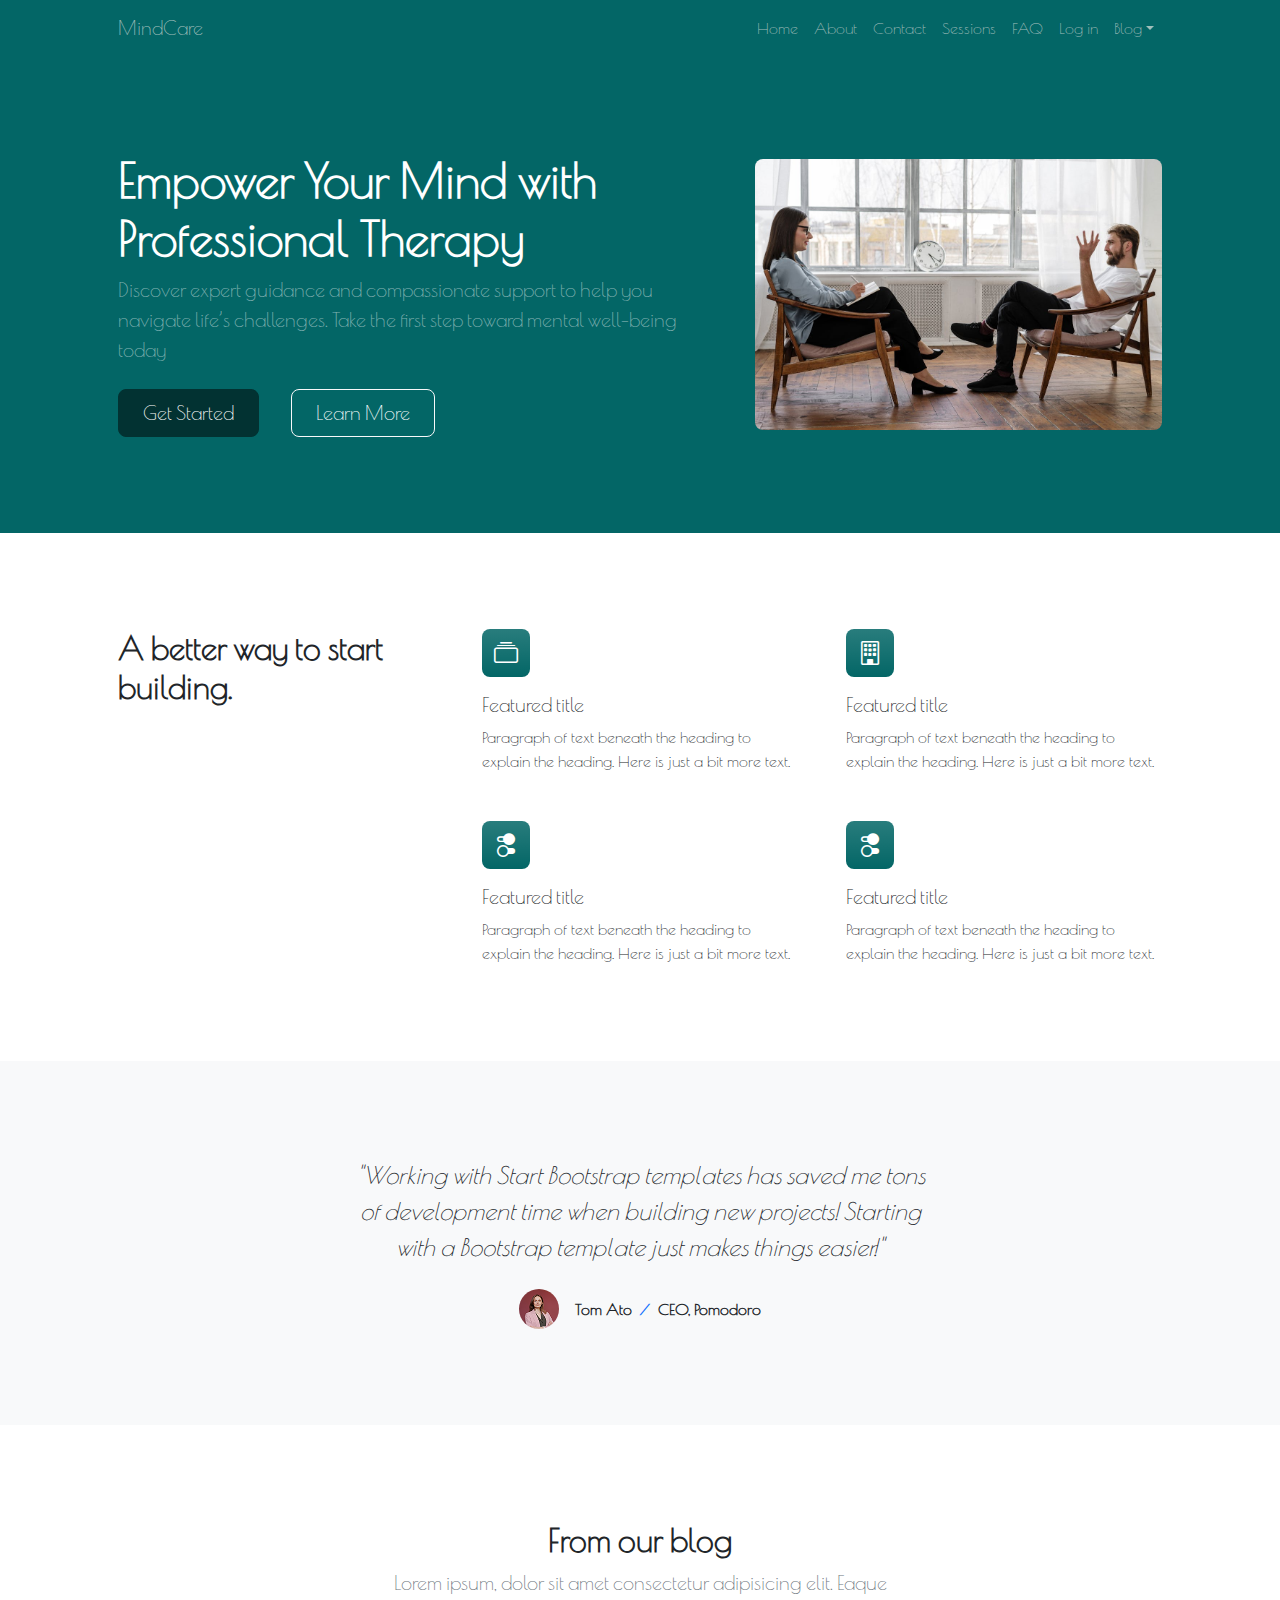
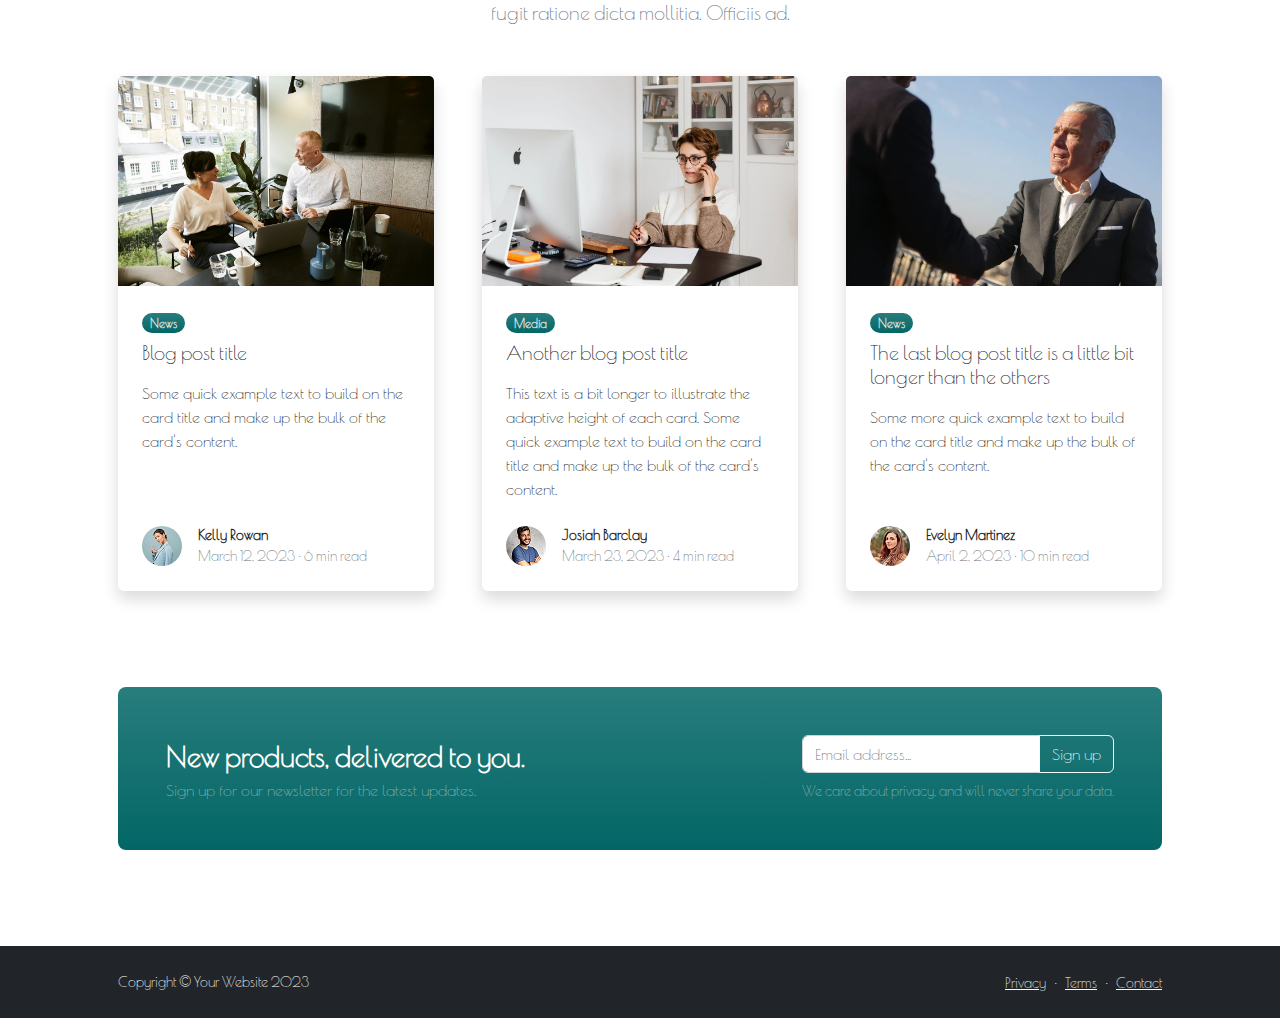
<file: index.html>
<!DOCTYPE html>
<html lang="en">
    <head>
        <meta charset="utf-8" />
        <meta name="viewport" content="width=device-width, initial-scale=1, shrink-to-fit=no" />
        <meta name="description" content="" />
        <meta name="author" content="" />
        <title>Home</title>
        <!-- Favicon-->
        <link rel="icon" type="image/x-icon" href="assets/favicon.ico" />
        <!-- Bootstrap icons-->
        <link href="https://cdn.jsdelivr.net/npm/bootstrap-icons@1.5.0/font/bootstrap-icons.css" rel="stylesheet" />
        <!-- Core theme CSS (includes Bootstrap)-->
        <link href="css/styles.css" rel="stylesheet" />
        <link rel="preconnect" href="https://fonts.googleapis.com">
<link rel="preconnect" href="https://fonts.gstatic.com" crossorigin>
<link href="https://fonts.googleapis.com/css2?family=Poiret+One&display=swap" rel="stylesheet">
    </head>
    <body class="d-flex flex-column h-100">
        <main class="flex-shrink-0">
            <!-- Navigation-->
            <nav class="navbar navbar-expand-lg text-white custom-bg">
                <div class="container px-5">
                    <a class="navbar-brand" href="index.html">MindCare</a>
                    <button class="navbar-toggler" type="button" data-bs-toggle="collapse" data-bs-target="#navbarSupportedContent" aria-controls="navbarSupportedContent" aria-expanded="false" aria-label="Toggle navigation"><span class="navbar-toggler-icon"></span></button>
                    <div class="collapse navbar-collapse" id="navbarSupportedContent">
                        <ul class="navbar-nav ms-auto mb-2 mb-lg-0 text-white">
                            <li class="nav-item"><a class="nav-link" href="index.html">Home</a></li>
                            <li class="nav-item"><a class="nav-link" href="about.html">About</a></li>
                            <li class="nav-item"><a class="nav-link" href="contact.html">Contact</a></li>
                            <li class="nav-item"><a class="nav-link" href="Специалисты.html">Sessions</a></li>

                            <li class="nav-item"><a class="nav-link" href="faq.html">FAQ</a></li>
                            <li class="nav-item"><a class="nav-link" href="login.html">Log in</a></li>

                            <li class="nav-item dropdown">
                                <a class="nav-link dropdown-toggle" id="navbarDropdownBlog" href="#" role="button" data-bs-toggle="dropdown" aria-expanded="false">Blog</a>
                                <ul class="dropdown-menu dropdown-menu-end" aria-labelledby="navbarDropdownBlog">
                                    <li><a class="dropdown-item" href="blog-home.html">Blog Home</a></li>
                                    <li><a class="dropdown-item" href="blog-post.html">Blog Post</a></li>
                                </ul>
                            </li>
                           
                        </ul>
                    </div>
                </div>
            </nav>
            <!-- Header-->
            <header class="custom-bg py-5">
                <div class="container px-5">
                    <div class="row gx-5 align-items-center justify-content-center">
                        <div class="col-lg-8 col-xl-7 col-xxl-6">
                            <div class="my-5 text-center text-xl-start">
                                <h1 class="display-5 fw-bolder text-white mb-2">Empower Your Mind with Professional Therapy</h1>
                                <p class="lead fw-normal text-white-50 mb-4">Discover expert guidance and compassionate support to help you navigate life’s challenges. Take the first step toward mental well-being today</p>
                                <div class="d-grid gap-3 d-sm-flex justify-content-sm-center justify-content-xl-start">
                                    <a class="btn btn-primary btn-lg px-4 me-sm-3" href="#features">Get Started</a>
                                    <a class="btn btn-outline-light btn-lg px-4" href="#!">Learn More</a>
                                </div>
                            </div>
                        </div>
                        <div class="col-xl-5 col-xxl-6 d-none d-xl-block text-center"><img class="img-fluid rounded-3 my-5" src="images/1.jpeg" /></div>
                    </div>
                </div>
            </header>
            <!-- Features section-->
            <section class="py-5" id="features">
                <div class="container px-5 my-5">
                    <div class="row gx-5">
                        <div class="col-lg-4 mb-5 mb-lg-0"><h2 class="fw-bolder mb-0">A better way to start building.</h2></div>
                        <div class="col-lg-8">
                            <div class="row gx-5 row-cols-1 row-cols-md-2">
                                <div class="col mb-5 h-100">
                                    <div class="feature custom-bg bg-gradient text-white rounded-3 mb-3"><i class="bi bi-collection"></i></div>
                                    <h2 class="h5">Featured title</h2>
                                    <p class="mb-0">Paragraph of text beneath the heading to explain the heading. Here is just a bit more text.</p>
                                </div>
                                <div class="col mb-5 h-100">
                                    <div class="feature custom-bg bg-gradient text-white rounded-3 mb-3"><i class="bi bi-building"></i></div>
                                    <h2 class="h5">Featured title</h2>
                                    <p class="mb-0">Paragraph of text beneath the heading to explain the heading. Here is just a bit more text.</p>
                                </div>
                                <div class="col mb-5 mb-md-0 h-100">
                                    <div class="feature custom-bg bg-gradient text-white rounded-3 mb-3"><i class="bi bi-toggles2"></i></div>
                                    <h2 class="h5">Featured title</h2>
                                    <p class="mb-0">Paragraph of text beneath the heading to explain the heading. Here is just a bit more text.</p>
                                </div>
                                <div class="col h-100">
                                    <div class="feature custom-bg bg-gradient text-white rounded-3 mb-3"><i class="bi bi-toggles2"></i></div>
                                    <h2 class="h5">Featured title</h2>
                                    <p class="mb-0">Paragraph of text beneath the heading to explain the heading. Here is just a bit more text.</p>
                                </div>
                            </div>
                        </div>
                    </div>
                </div>
            </section>
            <!-- Testimonial section-->
            <div class="py-5 bg-light">
                <div class="container px-5 my-5">
                    <div class="row gx-5 justify-content-center">
                        <div class="col-lg-10 col-xl-7">
                            <div class="text-center">
                                <div class="fs-4 mb-4 fst-italic">"Working with Start Bootstrap templates has saved me tons of development time when building new projects! Starting with a Bootstrap template just makes things easier!"</div>
                                <div class="d-flex align-items-center justify-content-center">
                                    <img class="rounded-circle me-3" src="/images/2.png" alt="..." />
                                    <div class="fw-bold">
                                        Tom Ato
                                        <span class="fw-bold text-primary mx-1">/</span>
                                        CEO, Pomodoro
                                    </div>
                                </div>
                            </div>
                        </div>
                    </div>
                </div>
            </div>
            <!-- Blog preview section-->
            <section class="py-5">
                <div class="container px-5 my-5">
                    <div class="row gx-5 justify-content-center">
                        <div class="col-lg-8 col-xl-6">
                            <div class="text-center">
                                <h2 class="fw-bolder">From our blog</h2>
                                <p class="lead fw-normal text-muted mb-5">Lorem ipsum, dolor sit amet consectetur adipisicing elit. Eaque fugit ratione dicta mollitia. Officiis ad.</p>
                            </div>
                        </div>
                    </div>
                    <div class="row gx-5">
                        <div class="col-lg-4 mb-5">
                            <div class="card h-100 shadow border-0">
                                <img class="card-img-top" src="/images/3.jpeg" alt="..." />
                                <div class="card-body p-4">
                                    <div class="badge custom-bg bg-gradient rounded-pill mb-2">News</div>
                                    <a class="text-decoration-none link-dark stretched-link" href="#!"><h5 class="card-title mb-3">Blog post title</h5></a>
                                    <p class="card-text mb-0">Some quick example text to build on the card title and make up the bulk of the card's content.</p>
                                </div>
                                <div class="card-footer p-4 pt-0 bg-transparent border-top-0">
                                    <div class="d-flex align-items-end justify-content-between">
                                        <div class="d-flex align-items-center">
                                            <img class="rounded-circle me-3" src="/images/ava2.png" alt="..." />
                                            <div class="small">
                                                <div class="fw-bold">Kelly Rowan</div>
                                                <div class="text-muted">March 12, 2023 &middot; 6 min read</div>
                                            </div>
                                        </div>
                                    </div>
                                </div>
                            </div>
                        </div>
                        <div class="col-lg-4 mb-5">
                            <div class="card h-100 shadow border-0">
                                <img class="card-img-top" src="/images/4.webp" alt="..." />
                                <div class="card-body p-4">
                                    <div class="badge custom-bg bg-gradient rounded-pill mb-2">Media</div>
                                    <a class="text-decoration-none link-dark stretched-link" href="#!"><h5 class="card-title mb-3">Another blog post title</h5></a>
                                    <p class="card-text mb-0">This text is a bit longer to illustrate the adaptive height of each card. Some quick example text to build on the card title and make up the bulk of the card's content.</p>
                                </div>
                                <div class="card-footer p-4 pt-0 bg-transparent border-top-0">
                                    <div class="d-flex align-items-end justify-content-between">
                                        <div class="d-flex align-items-center">
                                            <img class="rounded-circle me-3" src="/images/avam.png" alt="..." />
                                            <div class="small">
                                                <div class="fw-bold">Josiah Barclay</div>
                                                <div class="text-muted">March 23, 2023 &middot; 4 min read</div>
                                            </div>
                                        </div>
                                    </div>
                                </div>
                            </div>
                        </div>
                        <div class="col-lg-4 mb-5">
                            <div class="card h-100 shadow border-0">
                                <img class="card-img-top" src="/images/pexels-photo-3783585.webp" alt="..." />
                                <div class="card-body p-4">
                                    <div class="badge custom-bg bg-gradient rounded-pill mb-2">News</div>
                                    <a class="text-decoration-none link-dark stretched-link" href="#!"><h5 class="card-title mb-3">The last blog post title is a little bit longer than the others</h5></a>
                                    <p class="card-text mb-0">Some more quick example text to build on the card title and make up the bulk of the card's content.</p>
                                </div>
                                <div class="card-footer p-4 pt-0 bg-transparent border-top-0">
                                    <div class="d-flex align-items-end justify-content-between">
                                        <div class="d-flex align-items-center">
                                            <img class="rounded-circle me-3" src="/images/ava.png" alt="..." />
                                            <div class="small">
                                                <div class="fw-bold">Evelyn Martinez</div>
                                                <div class="text-muted">April 2, 2023 &middot; 10 min read</div>
                                            </div>
                                        </div>
                                    </div>
                                </div>
                            </div>
                        </div>
                    </div>
                    <!-- Call to action-->
                    <aside class="custom-bg bg-gradient rounded-3 p-4 p-sm-5 mt-5">
                        <div class="d-flex align-items-center justify-content-between flex-column flex-xl-row text-center text-xl-start">
                            <div class="mb-4 mb-xl-0">
                                <div class="fs-3 fw-bold text-white">New products, delivered to you.</div>
                                <div class="text-white-50">Sign up for our newsletter for the latest updates.</div>
                            </div>
                            <div class="ms-xl-4">
                                <div class="input-group mb-2">
                                    <input class="form-control" type="text" placeholder="Email address..." aria-label="Email address..." aria-describedby="button-newsletter" />
                                    <button class="btn btn-outline-light" id="button-newsletter" type="button">Sign up</button>
                                </div>
                                <div class="small text-white-50">We care about privacy, and will never share your data.</div>
                            </div>
                        </div>
                    </aside>
                </div>
            </section>
        </main>
        <!-- Footer-->
        <footer class="bg-dark py-4 mt-auto">
            <div class="container px-5">
                <div class="row align-items-center justify-content-between flex-column flex-sm-row">
                    <div class="col-auto"><div class="small m-0 text-white">Copyright &copy; Your Website 2023</div></div>
                    <div class="col-auto">
                        <a class="link-light small" href="#!">Privacy</a>
                        <span class="text-white mx-1">&middot;</span>
                        <a class="link-light small" href="#!">Terms</a>
                        <span class="text-white mx-1">&middot;</span>
                        <a class="link-light small" href="#!">Contact</a>
                    </div>
                </div>
            </div>
        </footer>
        <!-- Bootstrap core JS-->
        <script src="https://cdn.jsdelivr.net/npm/bootstrap@5.2.3/dist/js/bootstrap.bundle.min.js"></script>
        <!-- Core theme JS-->
        <script src="js/scripts.js"></script>
    </body>
</html>
</file>
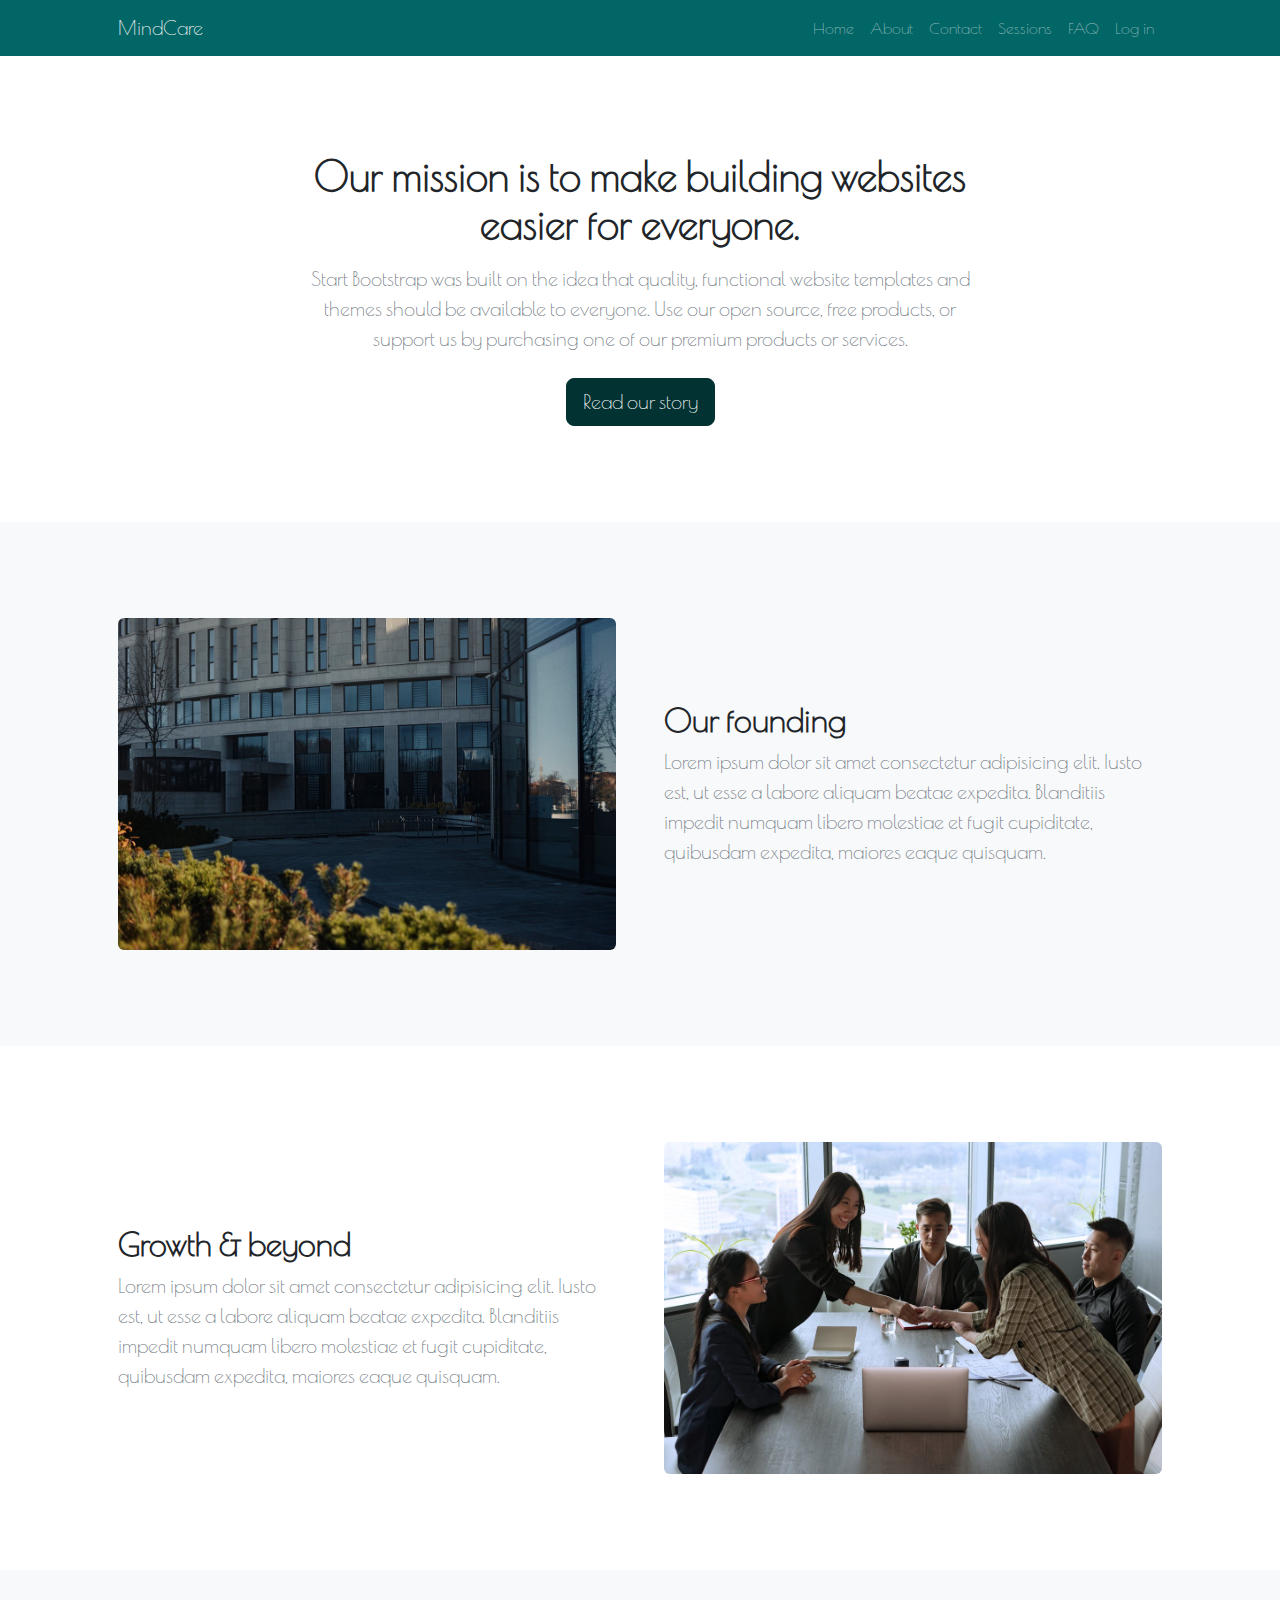
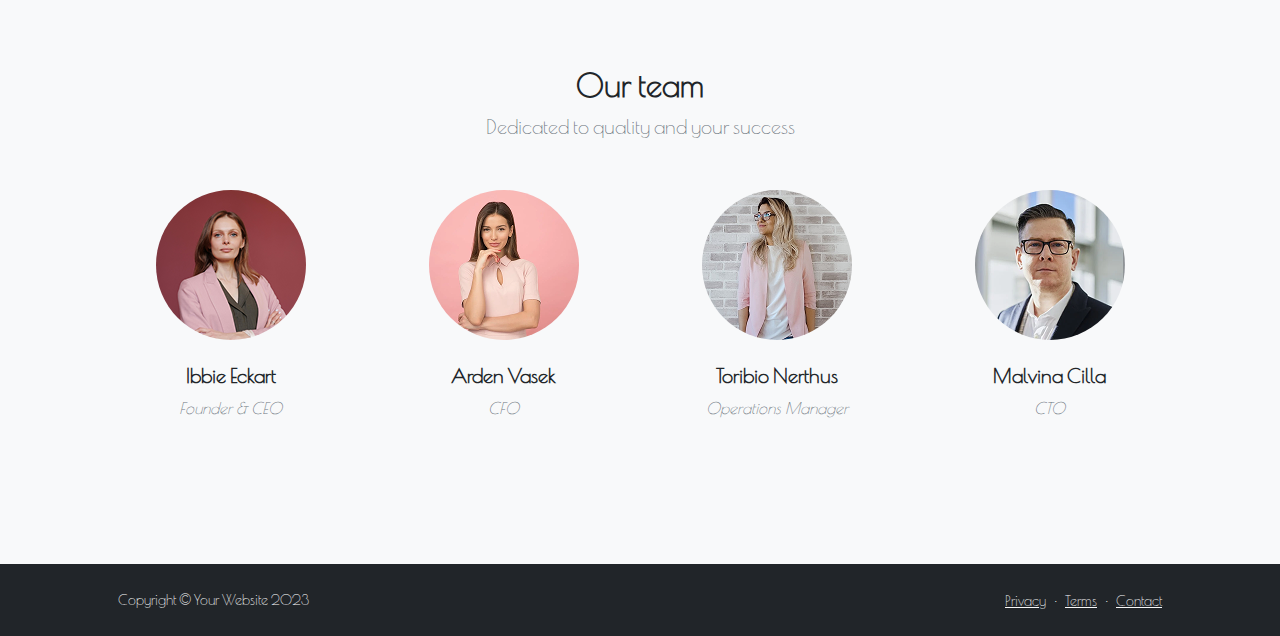
<file: about.html>
<!DOCTYPE html>
<html lang="en">
    <head>
        <meta charset="utf-8" />
        <meta name="viewport" content="width=device-width, initial-scale=1, shrink-to-fit=no" />
        <meta name="description" content="" />
        <meta name="author" content="" />
        <title>Modern Business - Start Bootstrap Template</title>
        <!-- Favicon-->
        <link rel="icon" type="image/x-icon" href="assets/favicon.ico" />
        <!-- Bootstrap icons-->
        <link href="https://cdn.jsdelivr.net/npm/bootstrap-icons@1.5.0/font/bootstrap-icons.css" rel="stylesheet" />
        <!-- Core theme CSS (includes Bootstrap)-->
        <link href="css/styles.css" rel="stylesheet" />
        <link rel="preconnect" href="https://fonts.googleapis.com">
        <link rel="preconnect" href="https://fonts.gstatic.com" crossorigin>
        <link href="https://fonts.googleapis.com/css2?family=Poiret+One&display=swap" rel="stylesheet">
    </head>
    <body class="d-flex flex-column">
        <main class="flex-shrink-0">
            <!-- Navigation-->
            <nav class="navbar navbar-expand-lg navbar-dark custom-bg">
                <div class="container px-5">
                    <a class="navbar-brand" href="index.html">MindCare</a>
                    <button class="navbar-toggler" type="button" data-bs-toggle="collapse" data-bs-target="#navbarSupportedContent" aria-controls="navbarSupportedContent" aria-expanded="false" aria-label="Toggle navigation"><span class="navbar-toggler-icon"></span></button>
                    <div class="collapse navbar-collapse" id="navbarSupportedContent">
                        <ul class="navbar-nav ms-auto mb-2 mb-lg-0">
                            <li class="nav-item"><a class="nav-link" href="index.html">Home</a></li>
                            <li class="nav-item"><a class="nav-link" href="about.html">About</a></li>
                            <li class="nav-item"><a class="nav-link" href="contact.html">Contact</a></li>
                            <li class="nav-item"><a class="nav-link" href="Специалисты.html">Sessions</a></li>
                            <li class="nav-item"><a class="nav-link" href="faq.html">FAQ</a></li>
                            <li class="nav-item"><a class="nav-link" href="login.html">Log in</a></li>

                         
                        
                        </ul>
                    </div>
                </div>
            </nav>
            <!-- Header-->
            <header class="py-5">
                <div class="container px-5">
                    <div class="row justify-content-center">
                        <div class="col-lg-8 col-xxl-6">
                            <div class="text-center my-5">
                                <h1 class="fw-bolder mb-3">Our mission is to make building websites easier for everyone.</h1>
                                <p class="lead fw-normal text-muted mb-4">Start Bootstrap was built on the idea that quality, functional website templates and themes should be available to everyone. Use our open source, free products, or support us by purchasing one of our premium products or services.</p>
                                <a class="btn btn-primary btn-lg" href="#scroll-target">Read our story</a>
                            </div>
                        </div>
                    </div>
                </div>
            </header>
            <!-- About section one-->
            <section class="py-5 bg-light" id="scroll-target">
                <div class="container px-5 my-5">
                    <div class="row gx-5 align-items-center">
                        <div class="col-lg-6"><img class="img-fluid rounded mb-5 mb-lg-0" src="/images/clinic.jpeg" alt="..." /></div>
                        <div class="col-lg-6">
                            <h2 class="fw-bolder">Our founding</h2>
                            <p class="lead fw-normal text-muted mb-0">Lorem ipsum dolor sit amet consectetur adipisicing elit. Iusto est, ut esse a labore aliquam beatae expedita. Blanditiis impedit numquam libero molestiae et fugit cupiditate, quibusdam expedita, maiores eaque quisquam.</p>
                        </div>
                    </div>
                </div>
            </section>
            <!-- About section two-->
            <section class="py-5">
                <div class="container px-5 my-5">
                    <div class="row gx-5 align-items-center">
                        <div class="col-lg-6 order-first order-lg-last"><img class="img-fluid rounded mb-5 mb-lg-0" src="/images/growth.jpeg" alt="..." /></div>
                        <div class="col-lg-6">
                            <h2 class="fw-bolder">Growth &amp; beyond</h2>
                            <p class="lead fw-normal text-muted mb-0">Lorem ipsum dolor sit amet consectetur adipisicing elit. Iusto est, ut esse a labore aliquam beatae expedita. Blanditiis impedit numquam libero molestiae et fugit cupiditate, quibusdam expedita, maiores eaque quisquam.</p>
                        </div>
                    </div>
                </div>
            </section>
            <!-- Team members section-->
            <section class="py-5 bg-light">
                <div class="container px-5 my-5">
                    <div class="text-center">
                        <h2 class="fw-bolder">Our team</h2>
                        <p class="lead fw-normal text-muted mb-5">Dedicated to quality and your success</p>
                    </div>
                    <div class="row gx-5 row-cols-1 row-cols-sm-2 row-cols-xl-4 justify-content-center">
                        <div class="col mb-5 mb-5 mb-xl-0">
                            <div class="text-center">
                                <img class="img-fluid rounded-circle mb-4 px-4" src="/images/22.png" alt="..." />
                                <h5 class="fw-bolder">Ibbie Eckart</h5>
                                <div class="fst-italic text-muted">Founder &amp; CEO</div>
                            </div>
                        </div>
                        <div class="col mb-5 mb-5 mb-xl-0">
                            <div class="text-center">
                                <img class="img-fluid rounded-circle mb-4 px-4" src="/images/psy1.png" alt="..." />
                                <h5 class="fw-bolder">Arden Vasek</h5>
                                <div class="fst-italic text-muted">CFO</div>
                            </div>
                        </div>
                        <div class="col mb-5 mb-5 mb-sm-0">
                            <div class="text-center">
                                <img class="img-fluid rounded-circle mb-4 px-4" src="/images/psy2.png" alt="..." />
                                <h5 class="fw-bolder">Toribio Nerthus</h5>
                                <div class="fst-italic text-muted">Operations Manager</div>
                            </div>
                        </div>
                        <div class="col mb-5">
                            <div class="text-center">
                                <img class="img-fluid rounded-circle mb-4 px-4" src="/images/psy3.png" alt="..." />
                                <h5 class="fw-bolder">Malvina Cilla</h5>
                                <div class="fst-italic text-muted">CTO</div>
                            </div>
                        </div>
                    </div>
                </div>
            </section>
        </main>
        <!-- Footer-->
        <footer class="bg-dark py-4 mt-auto">
            <div class="container px-5">
                <div class="row align-items-center justify-content-between flex-column flex-sm-row">
                    <div class="col-auto"><div class="small m-0 text-white">Copyright &copy; Your Website 2023</div></div>
                    <div class="col-auto">
                        <a class="link-light small" href="#!">Privacy</a>
                        <span class="text-white mx-1">&middot;</span>
                        <a class="link-light small" href="#!">Terms</a>
                        <span class="text-white mx-1">&middot;</span>
                        <a class="link-light small" href="#!">Contact</a>
                    </div>
                </div>
            </div>
        </footer>
        <!-- Bootstrap core JS-->
        <script src="https://cdn.jsdelivr.net/npm/bootstrap@5.2.3/dist/js/bootstrap.bundle.min.js"></script>
        <!-- Core theme JS-->
        <script src="js/scripts.js"></script>
    </body>
</html>
</file>
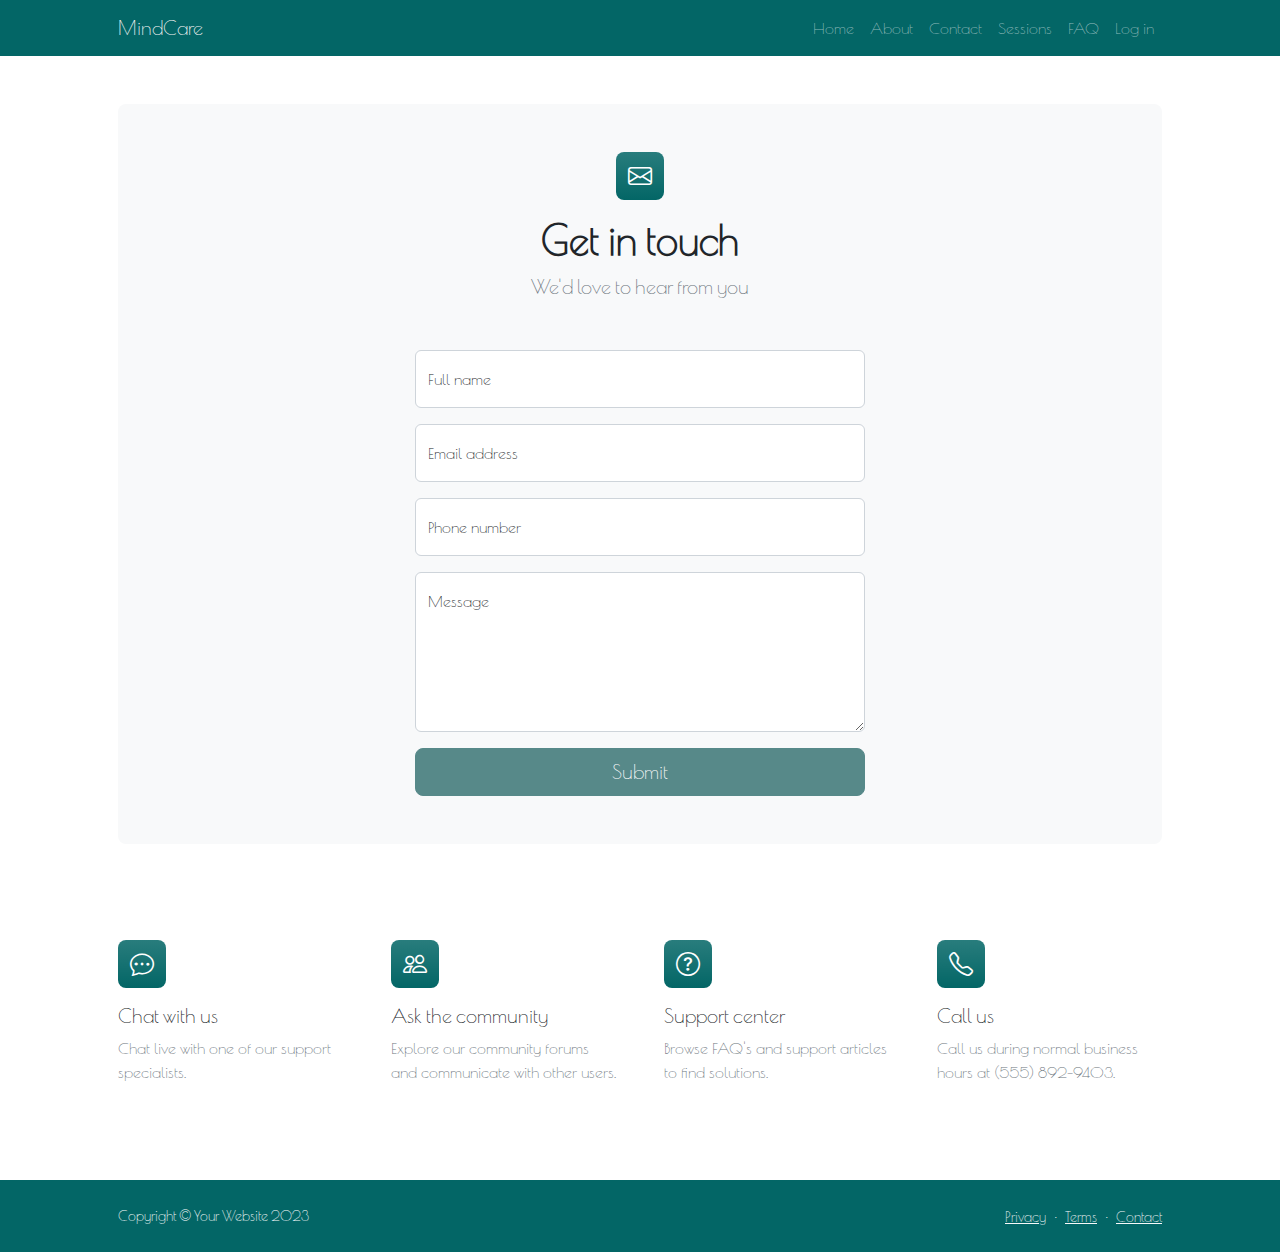
<file: contact.html>
<!DOCTYPE html>
<html lang="en">
    <head>
        <meta charset="utf-8" />
        <meta name="viewport" content="width=device-width, initial-scale=1, shrink-to-fit=no" />
        <meta name="description" content />
        <meta name="author" content />
        <title>Modern Business - Start Bootstrap Template</title>
        <!-- Favicon-->
        <link rel="icon" type="image/x-icon" href="assets/favicon.ico" />
        <!-- Bootstrap icons-->
        <link href="https://cdn.jsdelivr.net/npm/bootstrap-icons@1.5.0/font/bootstrap-icons.css" rel="stylesheet" />
        <!-- Core theme CSS (includes Bootstrap)-->
        <link href="css/styles.css" rel="stylesheet" />
        <link rel="preconnect" href="https://fonts.googleapis.com">
        <link rel="preconnect" href="https://fonts.gstatic.com" crossorigin>
        <link href="https://fonts.googleapis.com/css2?family=Poiret+One&display=swap" rel="stylesheet">
    </head>
    <body class="d-flex flex-column">
        <main class="flex-shrink-0">
            <!-- Navigation-->
            <nav class="navbar navbar-expand-lg navbar-dark custom-bg">
                <div class="container px-5">
                    <a class="navbar-brand" href="index.html">MindCare</a>
                    <button class="navbar-toggler" type="button" data-bs-toggle="collapse" data-bs-target="#navbarSupportedContent" aria-controls="navbarSupportedContent" aria-expanded="false" aria-label="Toggle navigation"><span class="navbar-toggler-icon"></span></button>
                    <div class="collapse navbar-collapse" id="navbarSupportedContent">
                        <ul class="navbar-nav ms-auto mb-2 mb-lg-0">
                            <li class="nav-item"><a class="nav-link" href="index.html">Home</a></li>
                            <li class="nav-item"><a class="nav-link" href="about.html">About</a></li>
                            <li class="nav-item"><a class="nav-link" href="contact.html">Contact</a></li>
                            <li class="nav-item"><a class="nav-link" href="Специалисты.html">Sessions</a></li>

                            <li class="nav-item"><a class="nav-link" href="faq.html">FAQ</a></li>
                            <li class="nav-item"><a class="nav-link" href="login.html">Log in</a></li>

                           
                           
                        </ul>
                    </div>
                </div>
            </nav>
            <!-- Page content-->
            <section class="py-5">
                <div class="container px-5">
                    <!-- Contact form-->
                    <div class="bg-light rounded-3 py-5 px-4 px-md-5 mb-5">
                        <div class="text-center mb-5">
                            <div class="feature custom-bg bg-gradient text-white rounded-3 mb-3"><i class="bi bi-envelope"></i></div>
                            <h1 class="fw-bolder">Get in touch</h1>
                            <p class="lead fw-normal text-muted mb-0">We'd love to hear from you</p>
                        </div>
                        <div class="row gx-5 justify-content-center">
                            <div class="col-lg-8 col-xl-6">
                                <!-- * * * * * * * * * * * * * * *-->
                                <!-- * * SB Forms Contact Form * *-->
                                <!-- * * * * * * * * * * * * * * *-->
                                <!-- This form is pre-integrated with SB Forms.-->
                                <!-- To make this form functional, sign up at-->
                                <!-- https://startbootstrap.com/solution/contact-forms-->
                                <!-- to get an API token!-->
                                <form id="contactForm" data-sb-form-api-token="API_TOKEN">
                                    <!-- Name input-->
                                    <div class="form-floating mb-3">
                                        <input class="form-control" id="name" type="text" placeholder="Enter your name..." data-sb-validations="required" />
                                        <label for="name">Full name</label>
                                        <div class="invalid-feedback" data-sb-feedback="name:required">A name is required.</div>
                                    </div>
                                    <!-- Email address input-->
                                    <div class="form-floating mb-3">
                                        <input class="form-control" id="email" type="email" placeholder="name@example.com" data-sb-validations="required,email" />
                                        <label for="email">Email address</label>
                                        <div class="invalid-feedback" data-sb-feedback="email:required">An email is required.</div>
                                        <div class="invalid-feedback" data-sb-feedback="email:email">Email is not valid.</div>
                                    </div>
                                    <!-- Phone number input-->
                                    <div class="form-floating mb-3">
                                        <input class="form-control" id="phone" type="tel" placeholder="(123) 456-7890" data-sb-validations="required" />
                                        <label for="phone">Phone number</label>
                                        <div class="invalid-feedback" data-sb-feedback="phone:required">A phone number is required.</div>
                                    </div>
                                    <!-- Message input-->
                                    <div class="form-floating mb-3">
                                        <textarea class="form-control" id="message" type="text" placeholder="Enter your message here..." style="height: 10rem" data-sb-validations="required"></textarea>
                                        <label for="message">Message</label>
                                        <div class="invalid-feedback" data-sb-feedback="message:required">A message is required.</div>
                                    </div>
                                    <!-- Submit success message-->
                                    <!---->
                                    <!-- This is what your users will see when the form-->
                                    <!-- has successfully submitted-->
                                    <div class="d-none" id="submitSuccessMessage">
                                        <div class="text-center mb-3">
                                            <div class="fw-bolder">Form submission successful!</div>
                                            To activate this form, sign up at
                                            <br />
                                            <a href="https://startbootstrap.com/solution/contact-forms">https://startbootstrap.com/solution/contact-forms</a>
                                        </div>
                                    </div>
                                    <!-- Submit error message-->
                                    <!---->
                                    <!-- This is what your users will see when there is-->
                                    <!-- an error submitting the form-->
                                    <div class="d-none" id="submitErrorMessage"><div class="text-center text-danger mb-3">Error sending message!</div></div>
                                    <!-- Submit Button-->
                                    <div class="d-grid"><button class="btn btn-primary btn-lg disabled" id="submitButton" type="submit">Submit</button></div>
                                </form>
                            </div>
                        </div>
                    </div>
                    <!-- Contact cards-->
                    <div class="row gx-5 row-cols-2 row-cols-lg-4 py-5">
                        <div class="col">
                            <div class="feature custom-bg bg-gradient text-white rounded-3 mb-3"><i class="bi bi-chat-dots"></i></div>
                            <div class="h5 mb-2">Chat with us</div>
                            <p class="text-muted mb-0">Chat live with one of our support specialists.</p>
                        </div>
                        <div class="col">
                            <div class="feature custom-bg bg-gradient text-white rounded-3 mb-3"><i class="bi bi-people"></i></div>
                            <div class="h5">Ask the community</div>
                            <p class="text-muted mb-0">Explore our community forums and communicate with other users.</p>
                        </div>
                        <div class="col">
                            <div class="feature custom-bg bg-gradient text-white rounded-3 mb-3"><i class="bi bi-question-circle"></i></div>
                            <div class="h5">Support center</div>
                            <p class="text-muted mb-0">Browse FAQ's and support articles to find solutions.</p>
                        </div>
                        <div class="col">
                            <div class="feature custom-bg bg-gradient text-white rounded-3 mb-3"><i class="bi bi-telephone"></i></div>
                            <div class="h5">Call us</div>
                            <p class="text-muted mb-0">Call us during normal business hours at (555) 892-9403.</p>
                        </div>
                    </div>
                </div>
            </section>
        </main>
        <!-- Footer-->
        <footer class="custom-bg py-4 mt-auto">
            <div class="container px-5">
                <div class="row align-items-center justify-content-between flex-column flex-sm-row">
                    <div class="col-auto"><div class="small m-0 text-white">Copyright &copy; Your Website 2023</div></div>
                    <div class="col-auto">
                        <a class="link-light small" href="#!">Privacy</a>
                        <span class="text-white mx-1">&middot;</span>
                        <a class="link-light small" href="#!">Terms</a>
                        <span class="text-white mx-1">&middot;</span>
                        <a class="link-light small" href="#!">Contact</a>
                    </div>
                </div>
            </div>
        </footer>
        <!-- Bootstrap core JS-->
        <script src="https://cdn.jsdelivr.net/npm/bootstrap@5.2.3/dist/js/bootstrap.bundle.min.js"></script>
        <!-- Core theme JS-->
        <script src="js/scripts.js"></script>
        <!-- * * * * * * * * * * * * * * * * * * * * * * * * * * * * * * * * * * * * * * * *-->
        <!-- * *                               SB Forms JS                               * *-->
        <!-- * * Activate your form at https://startbootstrap.com/solution/contact-forms * *-->
        <!-- * * * * * * * * * * * * * * * * * * * * * * * * * * * * * * * * * * * * * * * *-->
        <script src="https://cdn.startbootstrap.com/sb-forms-latest.js"></script>
    </body>
</html>
</file>
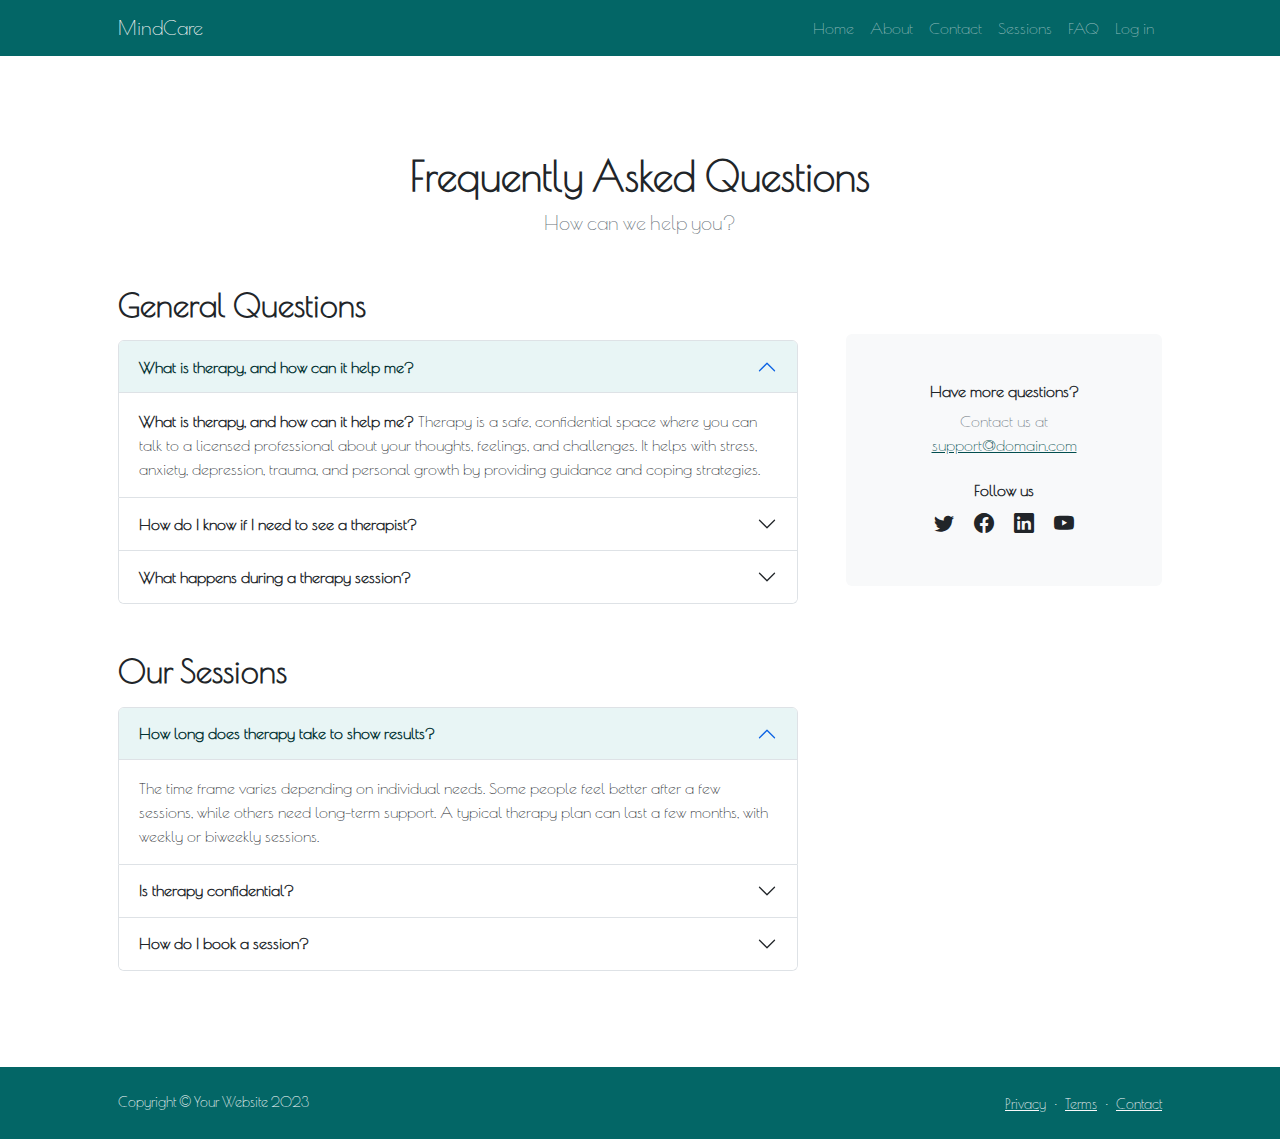
<file: faq.html>
<!DOCTYPE html>
<html lang="en">
    <head>
        <meta charset="utf-8" />
        <meta name="viewport" content="width=device-width, initial-scale=1, shrink-to-fit=no" />
        <meta name="description" content="" />
        <meta name="author" content="" />
        <title>Modern Business - Start Bootstrap Template</title>
        <!-- Favicon-->
        <link rel="icon" type="image/x-icon" href="assets/favicon.ico" />
        <!-- Bootstrap icons-->
        <link href="https://cdn.jsdelivr.net/npm/bootstrap-icons@1.5.0/font/bootstrap-icons.css" rel="stylesheet" />
        <!-- Core theme CSS (includes Bootstrap)-->
        <link href="css/styles.css" rel="stylesheet" />
        <link rel="preconnect" href="https://fonts.googleapis.com">
        <link rel="preconnect" href="https://fonts.gstatic.com" crossorigin>
        <link href="https://fonts.googleapis.com/css2?family=Poiret+One&display=swap" rel="stylesheet">
    </head>
    <body class="d-flex flex-column h-100">
        <main class="flex-shrink-0">
            <!-- Navigaaaation-->
            <nav class="navbar navbar-expand-lg navbar-dark custom-bg">
                <div class="container px-5">
                    <a class="navbar-brand" href="index.html">MindCare</a>
                    <button class="navbar-toggler" type="button" data-bs-toggle="collapse" data-bs-target="#navbarSupportedContent" aria-controls="navbarSupportedContent" aria-expanded="false" aria-label="Toggle navigation"><span class="navbar-toggler-icon"></span></button>
                    <div class="collapse navbar-collapse" id="navbarSupportedContent">
                        <ul class="navbar-nav ms-auto mb-2 mb-lg-0">
                            <li class="nav-item"><a class="nav-link" href="index.html">Home</a></li>
                            <li class="nav-item"><a class="nav-link" href="about.html">About</a></li>
                            <li class="nav-item"><a class="nav-link" href="contact.html">Contact</a></li>
                            <li class="nav-item"><a class="nav-link" href="Специалисты.html">Sessions</a></li>

                            <li class="nav-item"><a class="nav-link" href="faq.html">FAQ</a></li>
                            <li class="nav-item"><a class="nav-link" href="login.html">Log in</a></li>

                           
                           
                        </ul>
                    </div>
                </div>
            </nav>
            <!-- Page Content-->
            <section class="py-5">
                <div class="container px-5 my-5">
                    <div class="text-center mb-5">
                        <h1 class="fw-bolder">Frequently Asked Questions</h1>
                        <p class="lead fw-normal text-muted mb-0">How can we help you?</p>
                    </div>
                    <div class="row gx-5">
                        <div class="col-xl-8">
                            <!-- FAQ Accordion 1-->
                            <h2 class="fw-bolder mb-3">General Questions</h2>
                            <div class="accordion mb-5" id="accordionExample">
                                <div class="accordion-item">
                                    <h3 class="accordion-header" id="headingOne"><button class="accordion-button" type="button" data-bs-toggle="collapse" data-bs-target="#collapseOne" aria-expanded="true" aria-controls="collapseOne"><strong>What is therapy, and how can it help me?</strong></button></h3>
                                    <div class="accordion-collapse collapse show" id="collapseOne" aria-labelledby="headingOne" data-bs-parent="#accordionExample">
                                        <div class="accordion-body">
                                            <strong>What is therapy, and how can it help me?</strong>
                                            Therapy is a safe, confidential space where you can talk to a licensed professional about your thoughts, feelings, and challenges. It helps with stress, anxiety, depression, trauma, and personal growth by providing guidance and coping strategies.
                                        </div>
                                    </div>
                                </div>
                                <div class="accordion-item">
                                    <h3 class="accordion-header" id="headingTwo"><button class="accordion-button collapsed" type="button" data-bs-toggle="collapse" data-bs-target="#collapseTwo" aria-expanded="false" aria-controls="collapseTwo"><strong>How do I know if I need to see a therapist?</strong></button></h3>
                                    <div class="accordion-collapse collapse" id="collapseTwo" aria-labelledby="headingTwo" data-bs-parent="#accordionExample">
                                        <div class="accordion-body">
                                            If you are feeling overwhelmed, anxious, depressed, or struggling with relationships, work, or personal issues, therapy can help. If daily life feels difficult, talking to a professional can provide support and clarity.
                                        </div>
                                    </div>
                                </div>
                                <div class="accordion-item">
                                    <h3 class="accordion-header" id="headingThree"><button class="accordion-button collapsed" type="button" data-bs-toggle="collapse" data-bs-target="#collapseThree" aria-expanded="false" aria-controls="collapseThree"><strong>What happens during a therapy session?</strong></button></h3>
                                    <div class="accordion-collapse collapse" id="collapseThree" aria-labelledby="headingThree" data-bs-parent="#accordionExample">
                                        <div class="accordion-body">
                                            In a session, you will talk about your concerns, thoughts, and emotions with a therapist who will listen and offer support. They may help you set goals, suggest coping techniques, or use specific therapeutic methods like CBT (Cognitive Behavioral Therapy).
                                        </div>
                                    </div>
                                </div>
                            </div>
                            <!-- FAQ Accordion 2-->
                            <h2 class="fw-bolder mb-3">Our Sessions</h2>
                            <div class="accordion mb-5 mb-xl-0" id="accordionExample2">
                                <div class="accordion-item">
                                    <h3 class="accordion-header" id="headingOne"><button class="accordion-button" type="button" data-bs-toggle="collapse" data-bs-target="#collapseOne2" aria-expanded="true" aria-controls="collapseOne2"><strong>How long does therapy take to show results?</strong></button></h3>
                                    <div class="accordion-collapse collapse show" id="collapseOne2" aria-labelledby="headingOne" data-bs-parent="#accordionExample2">
                                        <div class="accordion-body">
                                            The time frame varies depending on individual needs. Some people feel better after a few sessions, while others need long-term support. A typical therapy plan can last a few months, with weekly or biweekly sessions.
                                        </div>
                                    </div>
                                </div>
                                <div class="accordion-item">
                                    <h3 class="accordion-header" id="headingTwo"><button class="accordion-button collapsed" type="button" data-bs-toggle="collapse" data-bs-target="#collapseTwo2" aria-expanded="false" aria-controls="collapseTwo2"><strong>Is therapy confidential?</strong></button></h3>
                                    <div class="accordion-collapse collapse" id="collapseTwo2" aria-labelledby="headingTwo" data-bs-parent="#accordionExample2">
                                        <div class="accordion-body">
                                            Yes, therapy is confidential. Therapists follow strict privacy laws and cannot share your information without consent. The only exception is if there is a risk of harm to yourself or others.
                                        </div>
                                    </div>
                                </div>
                                <div class="accordion-item">
                                    <h3 class="accordion-header" id="headingThree"><button class="accordion-button collapsed" type="button" data-bs-toggle="collapse" data-bs-target="#collapseThree2" aria-expanded="false" aria-controls="collapseThree2"><strong>How do I book a session?</strong></button></h3>
                                    <div class="accordion-collapse collapse" id="collapseThree2" aria-labelledby="headingThree" data-bs-parent="#accordionExample2">
                                        <div class="accordion-body">
                                            You can schedule an appointment by filling out our online booking form, calling us, or emailing our support team. We offer in-person and online sessions to fit your schedule.
                                        </div>
                                    </div>
                                </div>
                            </div>
                        </div>
                        <div class="col-xl-4">
                            <div class="card border-0 bg-light mt-xl-5">
                                <div class="card-body p-4 py-lg-5">
                                    <div class="d-flex align-items-center justify-content-center">
                                        <div class="text-center">
                                            <div class="h6 fw-bolder">Have more questions?</div>
                                            <p class="text-muted mb-4">
                                                Contact us at
                                                <br />
                                                <a href="#!">support@domain.com</a>
                                            </p>
                                            <div class="h6 fw-bolder">Follow us</div>
                                            <a class="fs-5 px-2 link-dark" href="#!"><i class="bi-twitter"></i></a>
                                            <a class="fs-5 px-2 link-dark" href="#!"><i class="bi-facebook"></i></a>
                                            <a class="fs-5 px-2 link-dark" href="#!"><i class="bi-linkedin"></i></a>
                                            <a class="fs-5 px-2 link-dark" href="#!"><i class="bi-youtube"></i></a>
                                        </div>
                                    </div>
                                </div>
                            </div>
                        </div>
                    </div>
                </div>
            </section>
        </main>
        <!-- Footer-->
        <footer class="custom-bg py-4 mt-auto">
            <div class="container px-5">
                <div class="row align-items-center justify-content-between flex-column flex-sm-row">
                    <div class="col-auto"><div class="small m-0 text-white">Copyright &copy; Your Website 2023</div></div>
                    <div class="col-auto">
                        <a class="link-light small" href="#!">Privacy</a>
                        <span class="text-white mx-1">&middot;</span>
                        <a class="link-light small" href="#!">Terms</a>
                        <span class="text-white mx-1">&middot;</span>
                        <a class="link-light small" href="#!">Contact</a>
                    </div>
                </div>
            </div>
        </footer>
        <!-- Bootstrap core JS-->
        <script src="https://cdn.jsdelivr.net/npm/bootstrap@5.2.3/dist/js/bootstrap.bundle.min.js"></script>
        <!-- Core theme JS-->
        <script src="js/scripts.js"></script>
    </body>
</html>
</file>
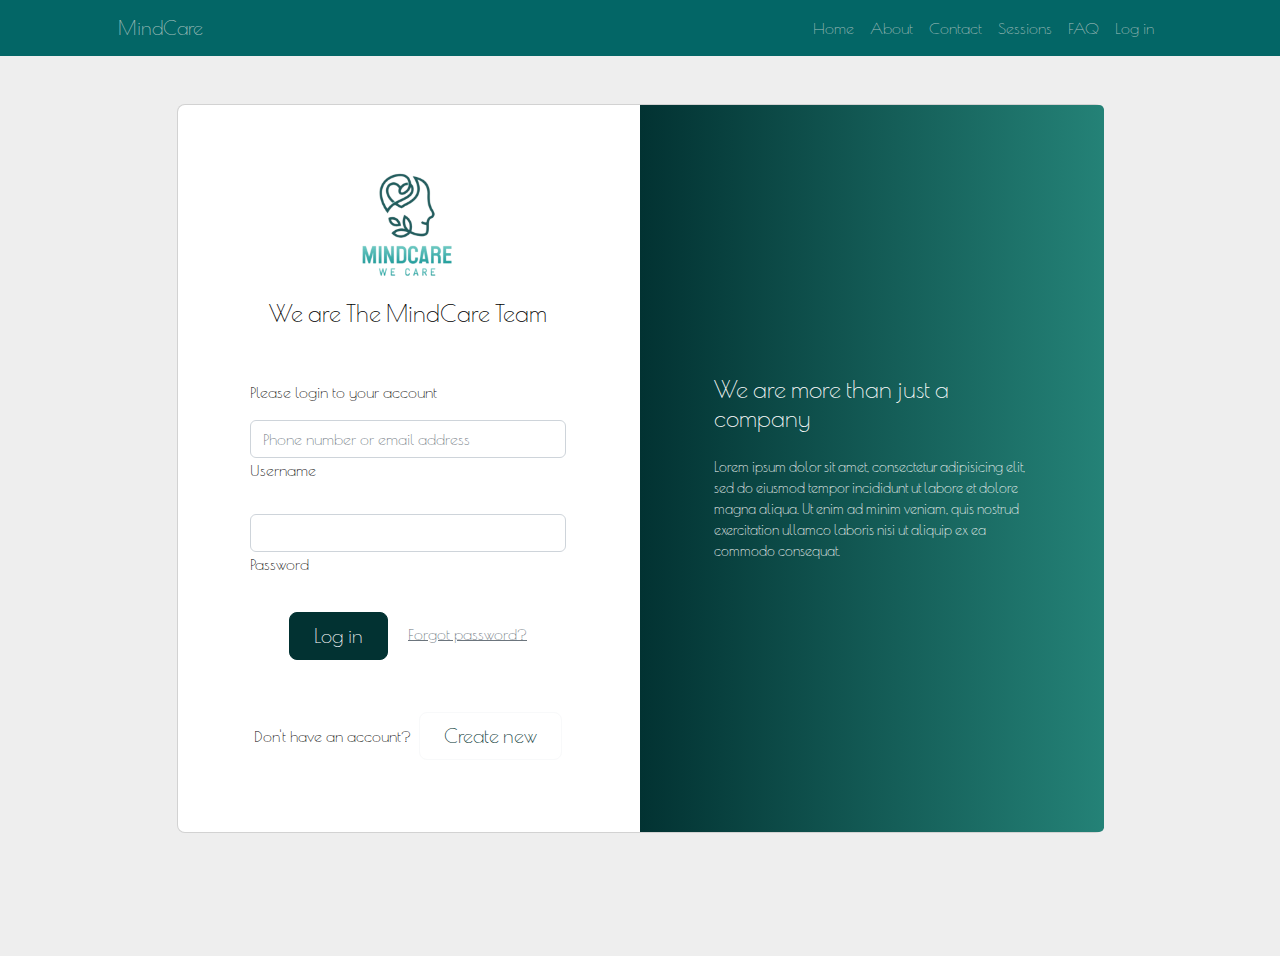
<file: login.html>
<!DOCTYPE html>
<html lang="en">
<head>
    <meta charset="UTF-8">
    <meta name="viewport" content="width=device-width, initial-scale=1.0">
    <title>Document</title>
    <link href="css/styles.css" rel="stylesheet" />
    <link rel="preconnect" href="https://fonts.googleapis.com">
    <link rel="preconnect" href="https://fonts.gstatic.com" crossorigin>
    <link href="https://fonts.googleapis.com/css2?family=Poiret+One&display=swap" rel="stylesheet">

</head>
<body>
            <nav class="navbar navbar-expand-lg text-white custom-bg">
        <div class="container px-5">
            <a class="navbar-brand" href="index.html">MindCare</a>
            <button class="navbar-toggler" type="button" data-bs-toggle="collapse" data-bs-target="#navbarSupportedContent" aria-controls="navbarSupportedContent" aria-expanded="false" aria-label="Toggle navigation"><span class="navbar-toggler-icon"></span></button>
            <div class="collapse navbar-collapse" id="navbarSupportedContent">
                <ul class="navbar-nav ms-auto mb-2 mb-lg-0">
                    <li class="nav-item"><a class="nav-link" href="index.html">Home</a></li>
                    <li class="nav-item"><a class="nav-link" href="about.html">About</a></li>
                    <li class="nav-item"><a class="nav-link" href="contact.html">Contact</a></li>
                    <li class="nav-item"><a class="nav-link" href="Специалисты.html">Sessions</a></li>
                    <li class="nav-item"><a class="nav-link" href="faq.html">FAQ</a></li>
                    <li class="nav-item"><a class="nav-link" href="login.html">Log in</a></li>

                  
                
                </ul>
            </div>
        </div>
    </nav>
   
    <section class="min-vh-100 gradient-form" style="background-color: #eee; padding-bottom: 100px; height: 300px;">
      <div class="container py-5 h-100" style="height: 300px;">
          <div class="row d-flex justify-content-center align-items-center h-100">
            <div class="col-xl-10">
              <div class="card rounded-3 text-black">
                <div class="row g-1" style="min-height: 700px;">
                  <div class="col-lg-6" >
                    <div class="card-body p-md-5 mx-md-4">
      
                      <div class="text-center">
                        <img src="/images/image-removebg-preview.png"
                          style="width: 185px;" alt="logo">
                        <h4 class="mt-1 mb-5 pb-1">We are The MindCare Team</h4>
                      </div>
      
                      <form>
                        <p>Please login to your account</p>
      
                        <div data-mdb-input-init class="form-outline mb-4">
                          <input type="email" id="form2Example11" class="form-control"
                            placeholder="Phone number or email address" />
                          <label class="form-label" for="form2Example11">Username</label>
                        </div>
      
                        <div data-mdb-input-init class="form-outline mb-4">
                          <input type="password" id="form2Example22" class="form-control" />
                          <label class="form-label" for="form2Example22">Password</label>
                        </div>
      
                        <div class="text-center pt-1 mb-5 pb-1">
                          <a class="btn btn-primary btn-lg px-4 me-sm-3">Log in</a>
                          <a class="text-muted" href="#!">Forgot password?</a>
                        </div>
      
                        <div class="d-flex align-items-center justify-content-center pb-4">
                          <p class="mb-0 me-2">Don't have an account?</p>
                          
                          <a class="btn btn-outline-light btn-lg px-4" style="color: #023232;" href="register.html">Create new</a>
                          </a>
                        </div>
      
                      </form>
      
                    </div>
                  </div>
                  <div class="col-lg-6 d-flex align-items-center gradient-custom-2" style="min-height: 700px;">
                    <div class="text-white px-3 py-4 p-md-5 mx-md-4">
                      <h4 class="mb-4">We are more than just a company</h4>
                      <p class="small mb-0">Lorem ipsum dolor sit amet, consectetur adipisicing elit, sed do eiusmod
                        tempor incididunt ut labore et dolore magna aliqua. Ut enim ad minim veniam, quis nostrud
                        exercitation ullamco laboris nisi ut aliquip ex ea commodo consequat.</p>
                    </div>
                  </div>
                </div>
              </div>
            </div>
          </div>
        </div>
      </section>
      
</body>
</html>
</file>
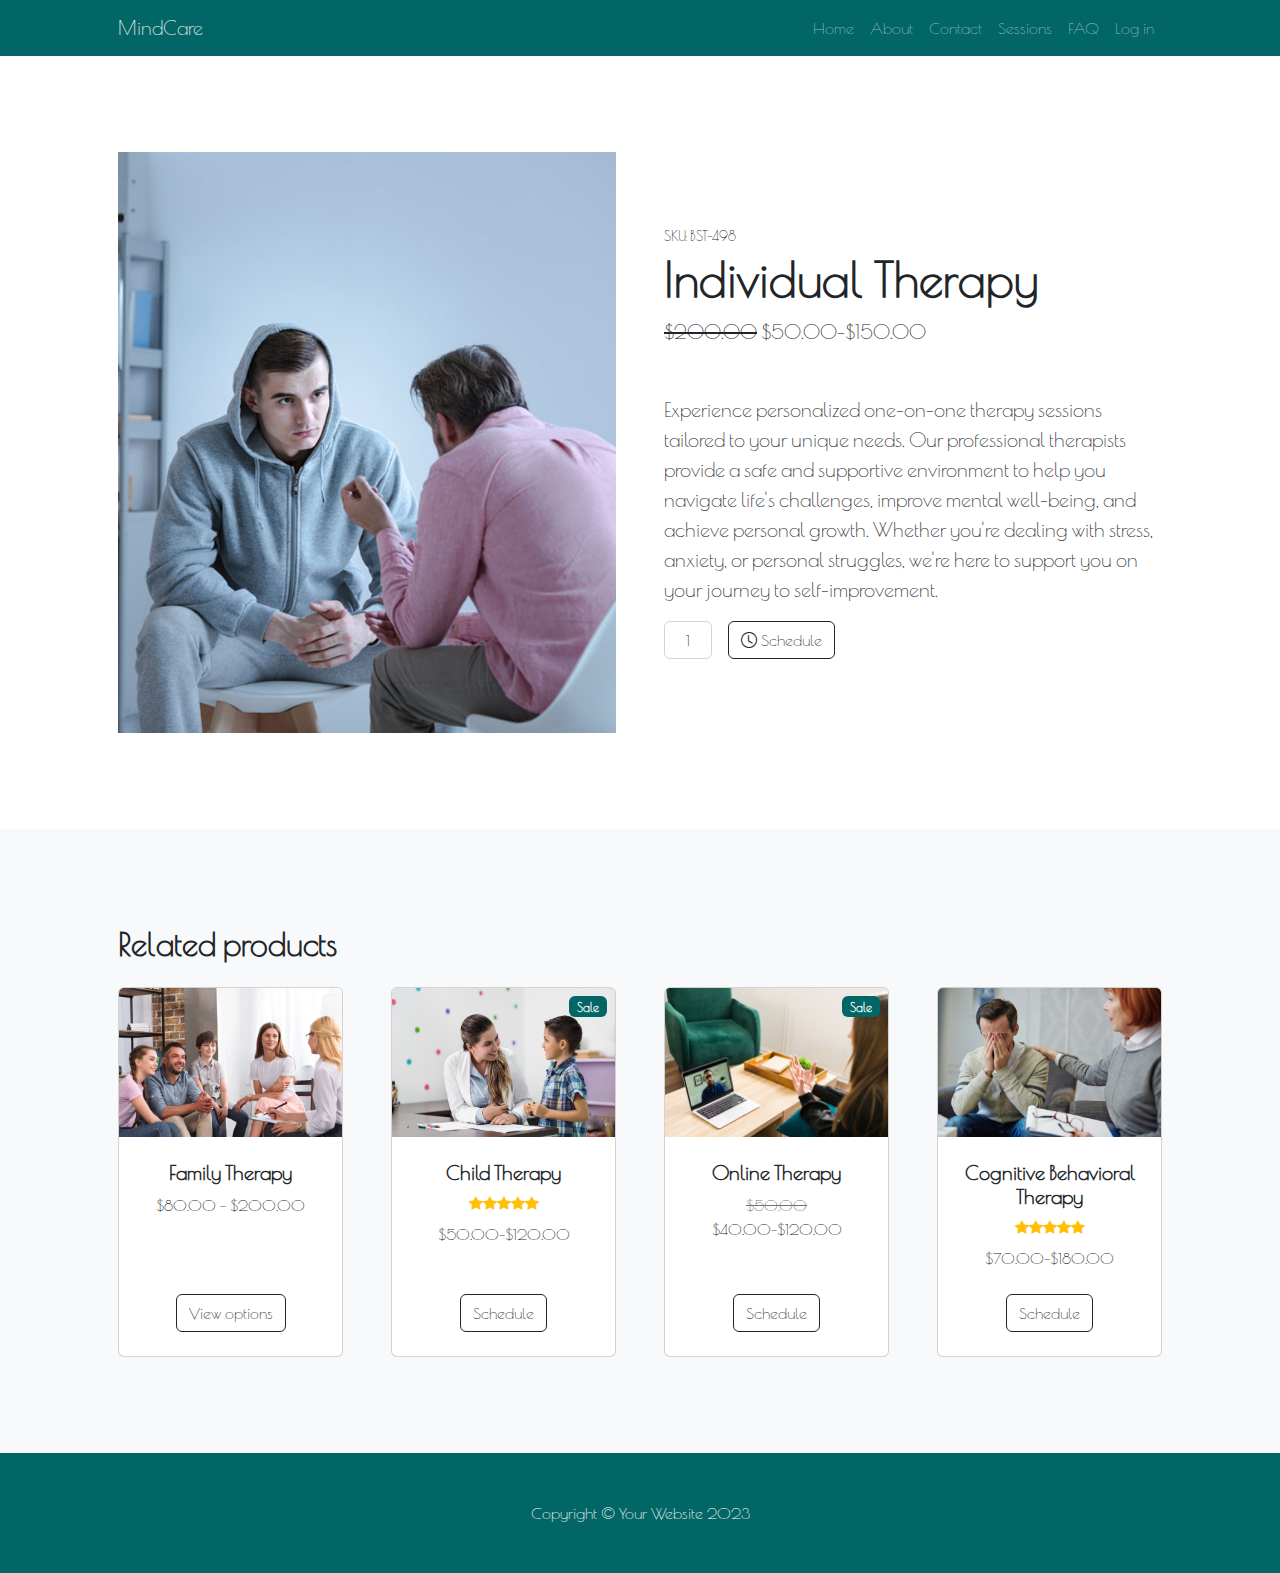
<file: psy1.html>
<!DOCTYPE html>
<html lang="en">
    <head>
        <meta charset="utf-8" />
        <meta name="viewport" content="width=device-width, initial-scale=1, shrink-to-fit=no" />
        <meta name="description" content="" />
        <meta name="author" content="" />
        <title>Shop Item - Start Bootstrap Template</title>
        <!-- Favicon-->
        <link rel="icon" type="image/x-icon" href="assets/favicon.ico" />
        <!-- Bootstrap icons-->
        <link href="https://cdn.jsdelivr.net/npm/bootstrap-icons@1.5.0/font/bootstrap-icons.css" rel="stylesheet" />
        <!-- Core theme CSS (includes Bootstrap)-->
        <link href="css/styles.css" rel="stylesheet" />
        <link rel="preconnect" href="https://fonts.googleapis.com">
<link rel="preconnect" href="https://fonts.gstatic.com" crossorigin>
<link href="https://fonts.googleapis.com/css2?family=Poiret+One&display=swap" rel="stylesheet">
    </head>
    <body>
        <!-- Navigation-->
        <nav class="navbar navbar-expand-lg navbar-dark custom-bg">
            <div class="container px-5">
                <a class="navbar-brand" href="index.html">MindCare</a>
                <button class="navbar-toggler" type="button" data-bs-toggle="collapse" data-bs-target="#navbarSupportedContent" aria-controls="navbarSupportedContent" aria-expanded="false" aria-label="Toggle navigation"><span class="navbar-toggler-icon"></span></button>
                <div class="collapse navbar-collapse" id="navbarSupportedContent">
                    <ul class="navbar-nav ms-auto mb-2 mb-lg-0">
                        <li class="nav-item"><a class="nav-link" href="index.html">Home</a></li>
                        <li class="nav-item"><a class="nav-link" href="about.html">About</a></li>
                        <li class="nav-item"><a class="nav-link" href="contact.html">Contact</a></li>
                        <li class="nav-item"><a class="nav-link" href="Специалисты.html">Sessions</a></li>

                        <li class="nav-item"><a class="nav-link" href="faq.html">FAQ</a></li>
                        <li class="nav-item"><a class="nav-link" href="login.html">Log in</a></li>

                     
                       
                    </ul>
                </div>
            </div>
        </nav>
        <!-- Product section-->
        <section class="py-5">
            <div class="container px-4 px-lg-5 my-5">
                <div class="row gx-4 gx-lg-5 align-items-center">
                    <div class="col-md-6"><img class="card-img-top mb-5 mb-md-0" src="/images/indi.png" alt="..." /></div>
                    <div class="col-md-6">
                        <div class="small mb-1">SKU: BST-498</div>
                        <h1 class="display-5 fw-bolder">Individual Therapy</h1>
                        <div class="fs-5 mb-5">
                            <span class="text-decoration-line-through">$200.00</span>
                            <span>$50.00-$150.00</span>
                        </div>
                        <p class="lead">Experience personalized one-on-one therapy sessions tailored to your unique needs. Our professional therapists provide a safe and supportive environment to help you navigate life's challenges, improve mental well-being, and achieve personal growth. Whether you're dealing with stress, anxiety, or personal struggles, we're here to support you on your journey to self-improvement.</p>
                        <div class="d-flex">
                            <input class="form-control text-center me-3" id="inputQuantity" type="num" value="1" style="max-width: 3rem" />
                            <a href="login.html"><button class="btn btn-outline-dark flex-shrink-0" type="button">
                                <i class="bi bi-clock"></i>
                                Schedule
                            </button></a>
                        </div>
                    </div>
                </div>
            </div>
        </section>
        <!-- Related items section-->
        <section class="py-5 bg-light">
            <div class="container px-4 px-lg-5 mt-5">
                <h2 class="fw-bolder mb-4">Related products</h2>
                <div class="row gx-4 gx-lg-5 row-cols-2 row-cols-md-3 row-cols-xl-4 justify-content-center">
                    <div class="col mb-5">
                        <div class="card h-100">
                            <!-- Product image-->
                            <img class="card-img-top" src="/images/fam.webp" alt="..." />
                            <!-- Product details-->
                            <div class="card-body p-4">
                                <div class="text-center">
                                    <!-- Product name-->
                                    <h5 class="fw-bolder">Family Therapy</h5>
                                    <!-- Product price-->
                                    $80.00 - $200.00
                                </div>
                            </div>
                            <!-- Product actions-->
                            <div class="card-footer p-4 pt-0 border-top-0 bg-transparent">
                                <div class="text-center"><a class="btn btn-outline-dark mt-auto" href="#">View options</a></div>
                            </div>
                        </div>
                    </div>
                    <div class="col mb-5">
                        <div class="card h-100">
                            <!-- Sale badge-->
                            <div class="badge custom-bg text-white position-absolute" style="top: 0.5rem; right: 0.5rem">Sale</div>
                            <!-- Product image-->
                            <img class="card-img-top" src="/images/ch.jpg" alt="..." />
                            <!-- Product details-->
                            <div class="card-body p-4">
                                <div class="text-center">
                                    <!-- Product name-->
                                    <h5 class="fw-bolder">Child Therapy</h5>
                                    <!-- Product reviews-->
                                    <div class="d-flex justify-content-center small text-warning mb-2">
                                        <div class="bi-star-fill"></div>
                                        <div class="bi-star-fill"></div>
                                        <div class="bi-star-fill"></div>
                                        <div class="bi-star-fill"></div>
                                        <div class="bi-star-fill"></div>
                                    </div>
                                    <!-- Product price-->
                                    $50.00-$120.00
                                </div>
                            </div>
                            <!-- Product actions-->
                            <div class="card-footer p-4 pt-0 border-top-0 bg-transparent">
                                <div class="text-center"><a class="btn btn-outline-dark mt-auto" href="#">Schedule</a></div>
                            </div>
                        </div>
                    </div>
                    <div class="col mb-5">
                        <div class="card h-100">
                            <!-- Sale badge-->
                            <div class="badge custom-bg text-white position-absolute" style="top: 0.5rem; right: 0.5rem">Sale</div>
                            <!-- Product image-->
                            <img class="card-img-top" src="/images/online.png" alt="..." />
                            <!-- Product details-->
                            <div class="card-body p-4">
                                <div class="text-center">
                                      <!-- Product name-->
                                      <h5 class="fw-bolder">Online Therapy</h5>
                                      <!-- Product price-->
                                      <span class="text-muted text-decoration-line-through">$50.00</span>
                                      $40.00-$120.00
                                  </div>
                            </div>
                            <!-- Product actions-->
                            <div class="card-footer p-4 pt-0 border-top-0 bg-transparent">
                                <div class="text-center"><a class="btn btn-outline-dark mt-auto" href="#">Schedule</a></div>
                            </div>
                        </div>
                    </div>
                    <div class="col mb-5">
                        <div class="card h-100">
                            <!-- Product image-->
                            <img class="card-img-top" src="/images/cbt.jpg" alt="..." />
                            <!-- Product details-->
                            <div class="card-body p-4">
                                <div class="text-center">
                                    <!-- Product name-->
                                    <h5 class="fw-bolder">Cognitive Behavioral Therapy</h5>
                                    <!-- Product reviews-->
                                    <div class="d-flex justify-content-center small text-warning mb-2">
                                        <div class="bi-star-fill"></div>
                                        <div class="bi-star-fill"></div>
                                        <div class="bi-star-fill"></div>
                                        <div class="bi-star-fill"></div>
                                        <div class="bi-star-fill"></div>
                                    </div>
                                    <!-- Product price-->
                                    $70.00-$180.00
                                </div>
                            </div>
                            <!-- Product actions-->
                            <div class="card-footer p-4 pt-0 border-top-0 bg-transparent">
                                <div class="text-center"><a class="btn btn-outline-dark mt-auto" href="#">Schedule</a></div>
                            </div>
                        </div>
                    </div>
                </div>
            </div>
        </section>
        <!-- Footer-->
        <footer class="py-5 custom-bg">
            <div class="container"><p class="m-0 text-center text-white">Copyright &copy; Your Website 2023</p></div>
        </footer>
        <!-- Bootstrap core JS-->
        <script src="https://cdn.jsdelivr.net/npm/bootstrap@5.2.3/dist/js/bootstrap.bundle.min.js"></script>
        <!-- Core theme JS-->
        <script src="js/scripts.js"></script>
    </body>
</html>
</file>
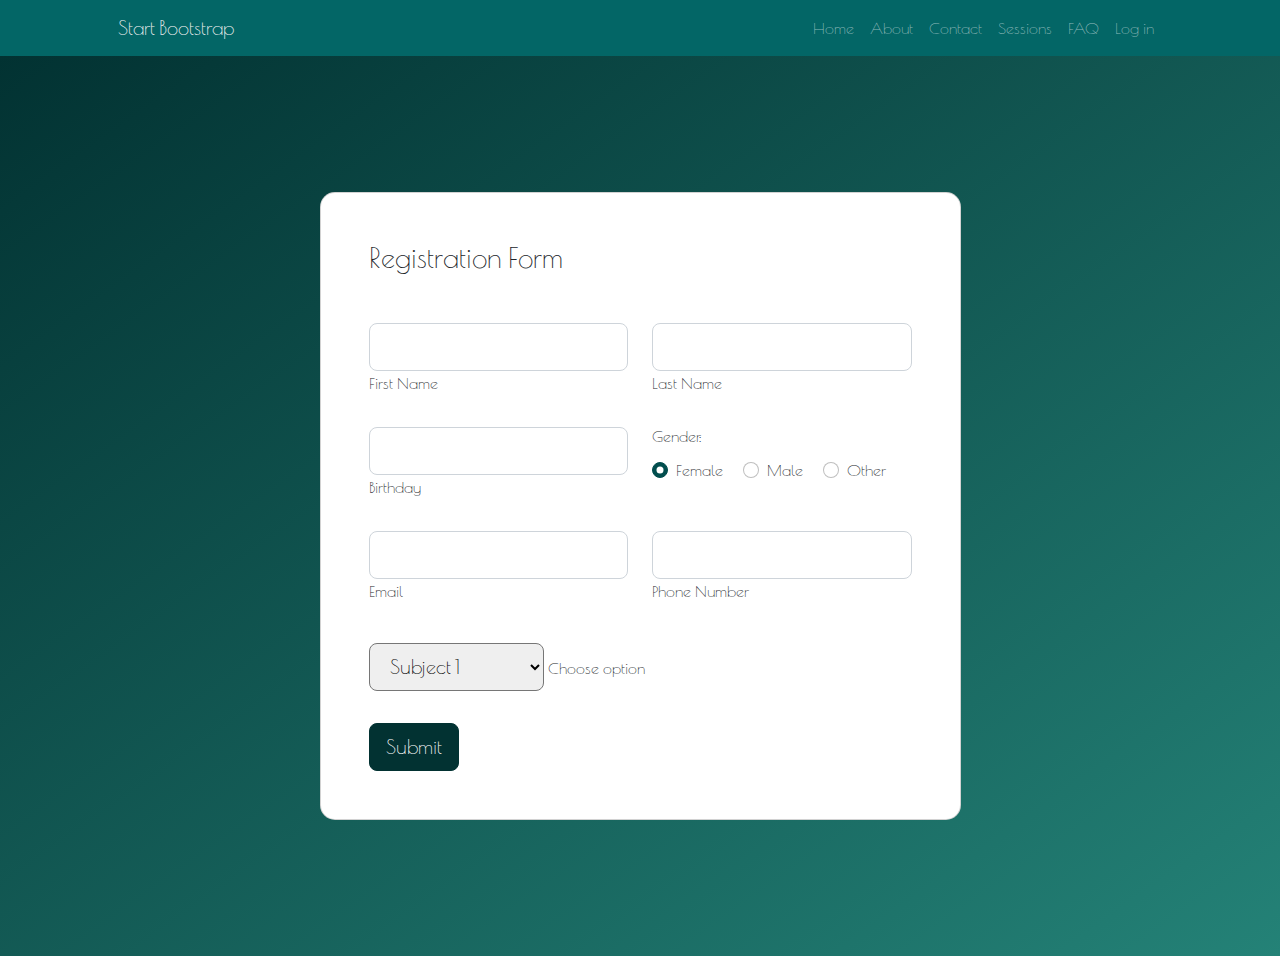
<file: register.html>
<!DOCTYPE html>
<html lang="en">
<head>
    <meta charset="UTF-8">
    <meta name="viewport" content="width=device-width, initial-scale=1.0">
    <title>Document</title>
    <link href="css/styles.css" rel="stylesheet" />
    <link rel="preconnect" href="https://fonts.googleapis.com">
    <link rel="preconnect" href="https://fonts.gstatic.com" crossorigin>
    <link href="https://fonts.googleapis.com/css2?family=Poiret+One&display=swap" rel="stylesheet">

</head>
<body>
    <nav class="navbar navbar-expand-lg navbar-dark custom-bg">
        <div class="container px-5">
            <a class="navbar-brand" href="index.html">Start Bootstrap</a>
            <button class="navbar-toggler" type="button" data-bs-toggle="collapse" data-bs-target="#navbarSupportedContent" aria-controls="navbarSupportedContent" aria-expanded="false" aria-label="Toggle navigation"><span class="navbar-toggler-icon"></span></button>
            <div class="collapse navbar-collapse" id="navbarSupportedContent">
                <ul class="navbar-nav ms-auto mb-2 mb-lg-0">
                    <li class="nav-item"><a class="nav-link" href="index.html">Home</a></li>
                    <li class="nav-item"><a class="nav-link" href="about.html">About</a></li>
                    <li class="nav-item"><a class="nav-link" href="contact.html">Contact</a></li>
                    <li class="nav-item"><a class="nav-link" href="Специалисты.html">Sessions</a></li>
                    <li class="nav-item"><a class="nav-link" href="faq.html">FAQ</a></li>
                    <li class="nav-item"><a class="nav-link" href="login.html">Log in</a></li>

                   
                
                </ul>
            </div>
        </div>
    </nav>
<section class="vh-100 gradient-custom">
    <div class="container py-5 h-100">
      <div class="row justify-content-center align-items-center h-100">
        <div class="col-12 col-lg-9 col-xl-7">
          <div class="card shadow-2-strong card-registration" style="border-radius: 15px;">
            <div class="card-body p-4 p-md-5">
              <h3 class="mb-4 pb-2 pb-md-0 mb-md-5">Registration Form</h3>
              <form>
  
                <div class="row">
                  <div class="col-md-6 mb-4">
  
                    <div data-mdb-input-init class="form-outline">
                      <input type="text" id="firstName" class="form-control form-control-lg" />
                      <label class="form-label" for="firstName">First Name</label>
                    </div>
  
                  </div>
                  <div class="col-md-6 mb-4">
  
                    <div data-mdb-input-init class="form-outline">
                      <input type="text" id="lastName" class="form-control form-control-lg" />
                      <label class="form-label" for="lastName">Last Name</label>
                    </div>
  
                  </div>
                </div>
  
                <div class="row">
                  <div class="col-md-6 mb-4 d-flex align-items-center">
  
                    <div data-mdb-input-init class="form-outline datepicker w-100">
                      <input type="text" class="form-control form-control-lg" id="birthdayDate" />
                      <label for="birthdayDate" class="form-label">Birthday</label>
                    </div>
  
                  </div>
                  <div class="col-md-6 mb-4">
  
                    <h6 class="mb-2 pb-1">Gender: </h6>
  
                    <div class="form-check form-check-inline">
                      <input class="form-check-input" type="radio" name="inlineRadioOptions" id="femaleGender"
                        value="option1" checked />
                      <label class="form-check-label" for="femaleGender">Female</label>
                    </div>
  
                    <div class="form-check form-check-inline">
                      <input class="form-check-input" type="radio" name="inlineRadioOptions" id="maleGender"
                        value="option2" />
                      <label class="form-check-label" for="maleGender">Male</label>
                    </div>
  
                    <div class="form-check form-check-inline">
                      <input class="form-check-input" type="radio" name="inlineRadioOptions" id="otherGender"
                        value="option3" />
                      <label class="form-check-label" for="otherGender">Other</label>
                    </div>
  
                  </div>
                </div>
  
                <div class="row">
                  <div class="col-md-6 mb-4 pb-2">
  
                    <div data-mdb-input-init class="form-outline">
                      <input type="email" id="emailAddress" class="form-control form-control-lg" />
                      <label class="form-label" for="emailAddress">Email</label>
                    </div>
  
                  </div>
                  <div class="col-md-6 mb-4 pb-2">
  
                    <div data-mdb-input-init class="form-outline">
                      <input type="tel" id="phoneNumber" class="form-control form-control-lg" />
                      <label class="form-label" for="phoneNumber">Phone Number</label>
                    </div>
  
                  </div>
                </div>
  
                <div class="row">
                  <div class="col-12">
  
                    <select class="select form-control-lg">
                      <option value="1" disabled>Choose option</option>
                      <option value="2">Subject 1</option>
                      <option value="3">Subject 2</option>
                      <option value="4">Subject 3</option>
                    </select>
                    <label class="form-label select-label">Choose option</label>
  
                  </div>
                </div>
  
                <div class="mt-4 pt-2">
                  <input data-mdb-ripple-init class="btn btn-primary btn-lg" type="submit" value="Submit" />
                </div>
  
              </form>
            </div>
          </div>
        </div>
      </div>
    </div>
  </section>
</file>
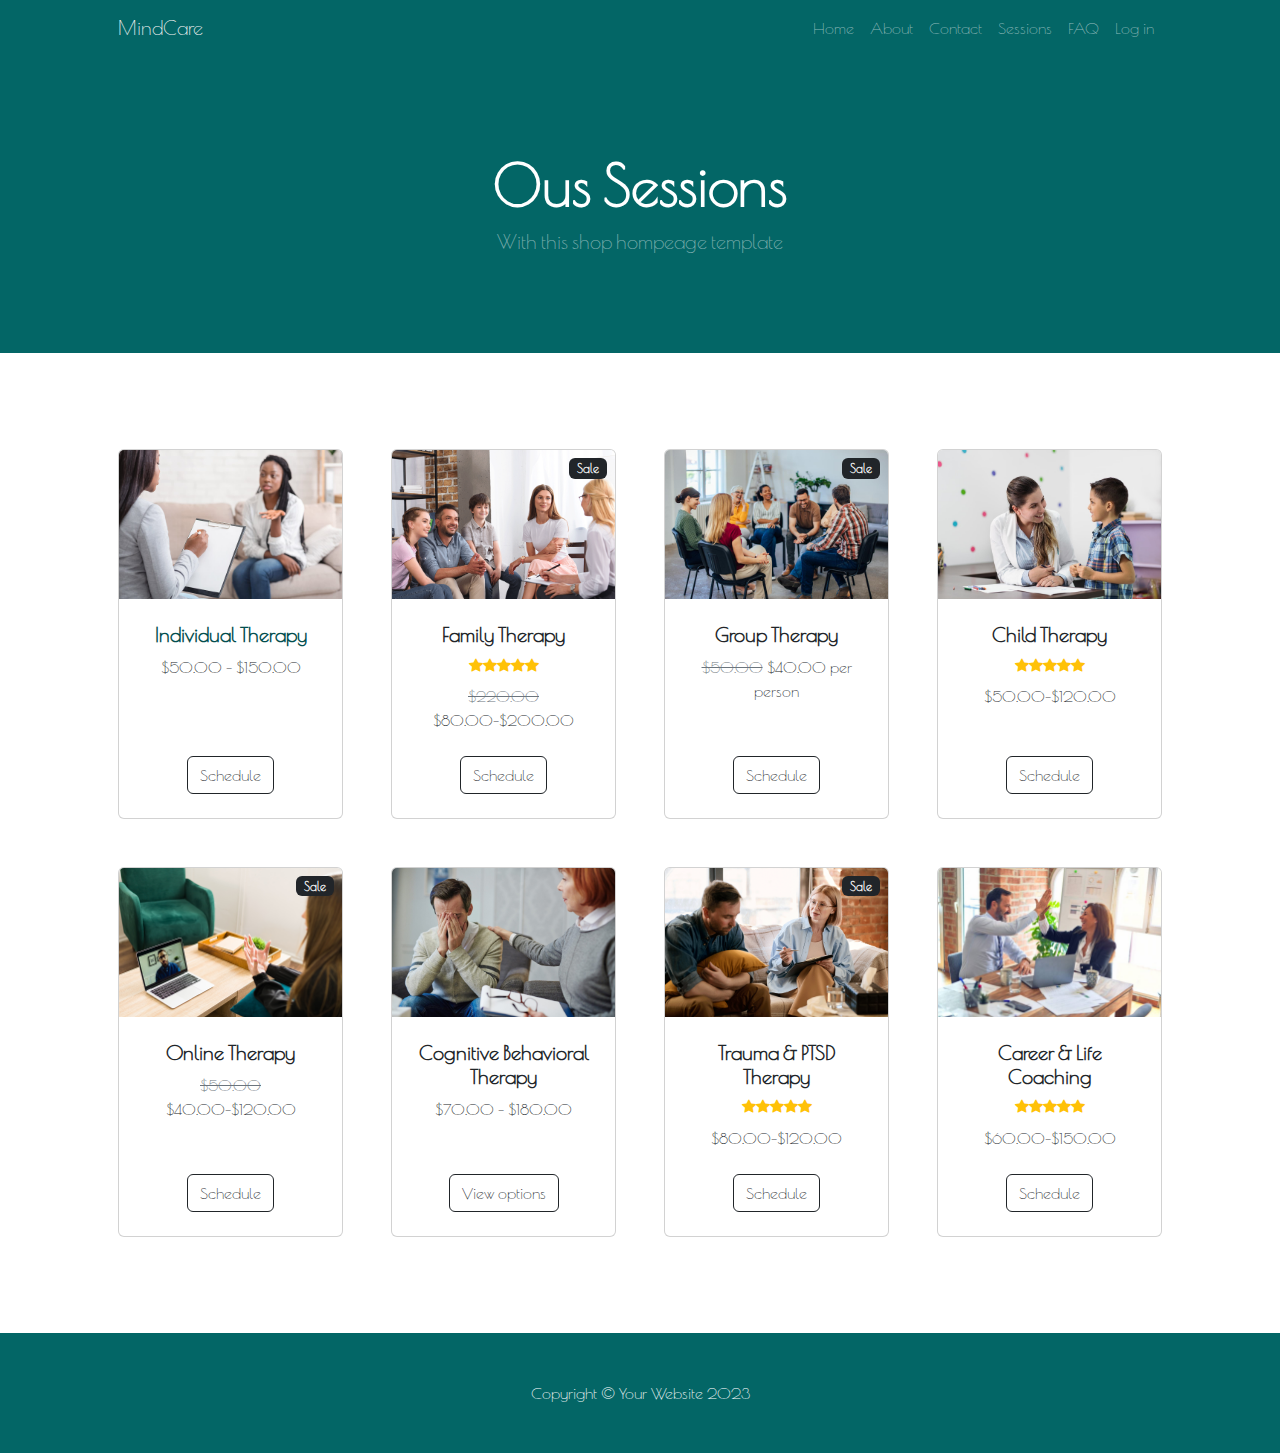
<file: Специалисты.html>
<!DOCTYPE html>
<html lang="en">
    <head>
        <meta charset="utf-8" />
        <meta name="viewport" content="width=device-width, initial-scale=1, shrink-to-fit=no" />
        <meta name="description" content="" />
        <meta name="author" content="" />
        <title>Shop Homepage - Start Bootstrap Template</title>
        <!-- Favicon-->
        <link rel="icon" type="image/x-icon" href="assets/favicon.ico" />
        <!-- Bootstrap icons-->
        <link href="https://cdn.jsdelivr.net/npm/bootstrap-icons@1.5.0/font/bootstrap-icons.css" rel="stylesheet" />
        <!-- Core theme CSS (includes Bootstrap)-->
        <link href="css/styles.css" rel="stylesheet" />
        <link rel="preconnect" href="https://fonts.googleapis.com">
<link rel="preconnect" href="https://fonts.gstatic.com" crossorigin>
<link href="https://fonts.googleapis.com/css2?family=Poiret+One&display=swap" rel="stylesheet">
    </head>
    <body>
        <nav class="navbar navbar-expand-lg navbar-dark custom-bg">
            <div class="container px-5">
                <a class="navbar-brand" href="index.html">MindCare</a>
                <button class="navbar-toggler" type="button" data-bs-toggle="collapse" data-bs-target="#navbarSupportedContent" aria-controls="navbarSupportedContent" aria-expanded="false" aria-label="Toggle navigation"><span class="navbar-toggler-icon"></span></button>
                <div class="collapse navbar-collapse" id="navbarSupportedContent">
                    <ul class="navbar-nav ms-auto mb-2 mb-lg-0">
                        <li class="nav-item"><a class="nav-link" href="index.html">Home</a></li>
                        <li class="nav-item"><a class="nav-link" href="about.html">About</a></li>
                        <li class="nav-item"><a class="nav-link" href="contact.html">Contact</a></li>
                        <li class="nav-item"><a class="nav-link" href="Специалисты.html">Sessions</a></li>

                        <li class="nav-item"><a class="nav-link" href="faq.html">FAQ</a></li>
                        <li class="nav-item"><a class="nav-link" href="login.html">Log in</a></li>

                       
                       
                    </ul>
                </div>
            </div>
        </nav>
        <!-- Header-->
        <header class="custom-bg py-5">
            <div class="container px-4 px-lg-5 my-5">
                <div class="text-center text-white">
                    <h1 class="display-4 fw-bolder">Ous Sessions</h1>
                    <p class="lead fw-normal text-white-50 mb-0">With this shop hompeage template</p>
                </div>
            </div>
        </header>
        <!-- Section-->
        <section class="py-5">
            <div class="container px-4 px-lg-5 mt-5">
                <div class="row gx-4 gx-lg-5 row-cols-2 row-cols-md-3 row-cols-xl-4 justify-content-center">
                    <div class="col mb-5">
                        <div class="card h-100">
                            <!-- Product image-->
                            <img class="card-img-top" src="/images/ind.jpeg" alt="..." href="psy1.html" />
                            <!-- Product details-->
                            <div class="card-body p-4">
                                <div class="text-center">
                                    <!-- Product name-->
                                    <a class="text-decoration-none" href="psy1.html" >
                                        <h5 class="fw-bolder">Individual Therapy</h5>
                                    </a>
                                                                        <!-- Product price-->
                                    $50.00 - $150.00
                                </div>
                            </div>
                            <!-- Product actions-->
                            <div class="card-footer p-4 pt-0 border-top-0 bg-transparent">
                                <div class="text-center"><a class="btn btn-outline-dark mt-auto" href="#">Schedule</a></div>
                            </div>
                        </div>
                    </div>
                    <div class="col mb-5">
                        <div class="card h-100">
                            <!-- Sale badge-->
                            <div class="badge bg-dark text-white position-absolute" style="top: 0.5rem; right: 0.5rem">Sale</div>
                            <!-- Product image-->
                            <img class="card-img-top" src="/images/fam.webp" alt="..." />
                            <!-- Product details-->
                            <div class="card-body p-4">
                                <div class="text-center">
                                    <!-- Product name-->
                                    <h5 class="fw-bolder">Family Therapy</h5>
                                    <!-- Product reviews-->
                                    <div class="d-flex justify-content-center small text-warning mb-2">
                                        <div class="bi-star-fill"></div>
                                        <div class="bi-star-fill"></div>
                                        <div class="bi-star-fill"></div>
                                        <div class="bi-star-fill"></div>
                                        <div class="bi-star-fill"></div>
                                    </div>
                                    <!-- Product price-->
                                    <span class="text-muted text-decoration-line-through">$220.00</span>
                                    $80.00-$200.00
                                </div>
                            </div>
                            <!-- Product actions-->
                            <div class="card-footer p-4 pt-0 border-top-0 bg-transparent">
                                <div class="text-center"><a class="btn btn-outline-dark mt-auto" href="#">Schedule</a></div>
                            </div>
                        </div>
                    </div>
                    <div class="col mb-5">
                        <div class="card h-100">
                            <!-- Sale badge-->
                            <div class="badge bg-dark text-white position-absolute" style="top: 0.5rem; right: 0.5rem">Sale</div>
                            <!-- Product image-->
                            <img class="card-img-top" src="/images/gr.jpeg" alt="..." />
                            <!-- Product details-->
                            <div class="card-body p-4">
                                <div class="text-center">
                                    <!-- Product name-->
                                    <h5 class="fw-bolder">Group Therapy</h5>
                                    <!-- Product price-->
                                    <span class="text-muted text-decoration-line-through">$50.00</span>
                                    $40.00 per person
                                </div>
                            </div>
                            <!-- Product actions-->
                            <div class="card-footer p-4 pt-0 border-top-0 bg-transparent">
                                <div class="text-center"><a class="btn btn-outline-dark mt-auto" href="#">Schedule</a></div>
                            </div>
                        </div>
                    </div>
                    <div class="col mb-5">
                        <div class="card h-100">
                            <!-- Product image-->
                            <img class="card-img-top" src="/images/ch.jpg" alt="..."  />
                            <!-- Product details-->
                            <div class="card-body p-4">
                                <div class="text-center">
                                    <!-- Product name-->
                                    <h5 class="fw-bolder">Child Therapy</h5>
                                    <!-- Product reviews-->
                                    <div class="d-flex justify-content-center small text-warning mb-2">
                                        <div class="bi-star-fill"></div>
                                        <div class="bi-star-fill"></div>
                                        <div class="bi-star-fill"></div>
                                        <div class="bi-star-fill"></div>
                                        <div class="bi-star-fill"></div>
                                    </div>
                                    <!-- Product price-->
                                    $50.00-$120.00
                                </div>
                            </div>
                            <!-- Product actions-->
                            <div class="card-footer p-4 pt-0 border-top-0 bg-transparent">
                                <div class="text-center"><a class="btn btn-outline-dark mt-auto" href="#">Schedule</a></div>
                            </div>
                        </div>
                    </div>
                    <div class="col mb-5">
                        <div class="card h-100">
                            <!-- Sale badge-->
                            <div class="badge bg-dark text-white position-absolute" style="top: 0.5rem; right: 0.5rem">Sale</div>
                            <!-- Product image-->
                            <img class="card-img-top" src="/images/online.png" alt="..." />
                            <!-- Product details-->
                            <div class="card-body p-4">
                                <div class="text-center">
                                    <!-- Product name-->
                                    <h5 class="fw-bolder">Online Therapy</h5>
                                    <!-- Product price-->
                                    <span class="text-muted text-decoration-line-through">$50.00</span>
                                    $40.00-$120.00
                                </div>
                            </div>
                            <!-- Product actions-->
                            <div class="card-footer p-4 pt-0 border-top-0 bg-transparent">
                                <div class="text-center"><a class="btn btn-outline-dark mt-auto" href="#">Schedule</a></div>
                            </div>
                        </div>
                    </div>
                    <div class="col mb-5">
                        <div class="card h-100">
                            <!-- Product image-->
                            <img class="card-img-top" src="/images/cbt.jpg" alt="..." />
                            <!-- Product details-->
                            <div class="card-body p-4">
                                <div class="text-center">
                                    <!-- Product name-->
                                    <h5 class="fw-bolder">Cognitive Behavioral Therapy</h5>
                                    <!-- Product price-->
                                    $70.00 - $180.00
                                </div>
                            </div>
                            <!-- Product actions-->
                            <div class="card-footer p-4 pt-0 border-top-0 bg-transparent">
                                <div class="text-center"><a class="btn btn-outline-dark mt-auto" href="#">View options</a></div>
                            </div>
                        </div>
                    </div>
                    <div class="col mb-5">
                        <div class="card h-100">
                            <!-- Sale badge-->
                            <div class="badge bg-dark text-white position-absolute" style="top: 0.5rem; right: 0.5rem">Sale</div>
                            <!-- Product image-->
                            <img class="card-img-top" src="/images/traume.webp" alt="..." />
                            <!-- Product details-->
                            <div class="card-body p-4">
                                <div class="text-center">
                                    <!-- Product name-->
                                    <h5 class="fw-bolder">Trauma & PTSD Therapy</h5>
                                    <!-- Product reviews-->
                                    <div class="d-flex justify-content-center small text-warning mb-2">
                                        <div class="bi-star-fill"></div>
                                        <div class="bi-star-fill"></div>
                                        <div class="bi-star-fill"></div>
                                        <div class="bi-star-fill"></div>
                                        <div class="bi-star-fill"></div>
                                    </div>
                                    <!-- Product price-->
                                    $80.00-$120.00
                                </div>
                            </div>
                            <!-- Product actions-->
                            <div class="card-footer p-4 pt-0 border-top-0 bg-transparent">
                                <div class="text-center"><a class="btn btn-outline-dark mt-auto" href="#">Schedule</a></div>
                            </div>
                        </div>
                    </div>
                    <div class="col mb-5">
                        <div class="card h-100">
                            <!-- Product image-->
                            <img class="card-img-top" src="/images/coach.jpg" alt="..." />
                            <!-- Product details-->
                            <div class="card-body p-4">
                                <div class="text-center">
                                    <!-- Product name-->
                                    <h5 class="fw-bolder">Career & Life Coaching</h5>
                                    <!-- Product reviews-->
                                    <div class="d-flex justify-content-center small text-warning mb-2">
                                        <div class="bi-star-fill"></div>
                                        <div class="bi-star-fill"></div>
                                        <div class="bi-star-fill"></div>
                                        <div class="bi-star-fill"></div>
                                        <div class="bi-star-fill"></div>
                                    </div>
                                    <!-- Product price-->
                                    $60.00-$150.00
                                </div>
                            </div>
                            <!-- Product actions-->
                            <div class="card-footer p-4 pt-0 border-top-0 bg-transparent">
                                <div class="text-center"><a class="btn btn-outline-dark mt-auto" href="#">Schedule</a></div>
                            </div>
                        </div>
                    </div>
                </div>
            </div>
        </section>
        <!-- Footer-->
        <footer class="py-5 custom-bg">
            <div class="container"><p class="m-0 text-center text-white">Copyright &copy; Your Website 2023</p></div>
        </footer>
        <!-- Bootstrap core JS-->
        <script src="https://cdn.jsdelivr.net/npm/bootstrap@5.2.3/dist/js/bootstrap.bundle.min.js"></script>
        <!-- Core theme JS-->
        <script src="js/scripts.js"></script>
    </body>
</html>
</file>
